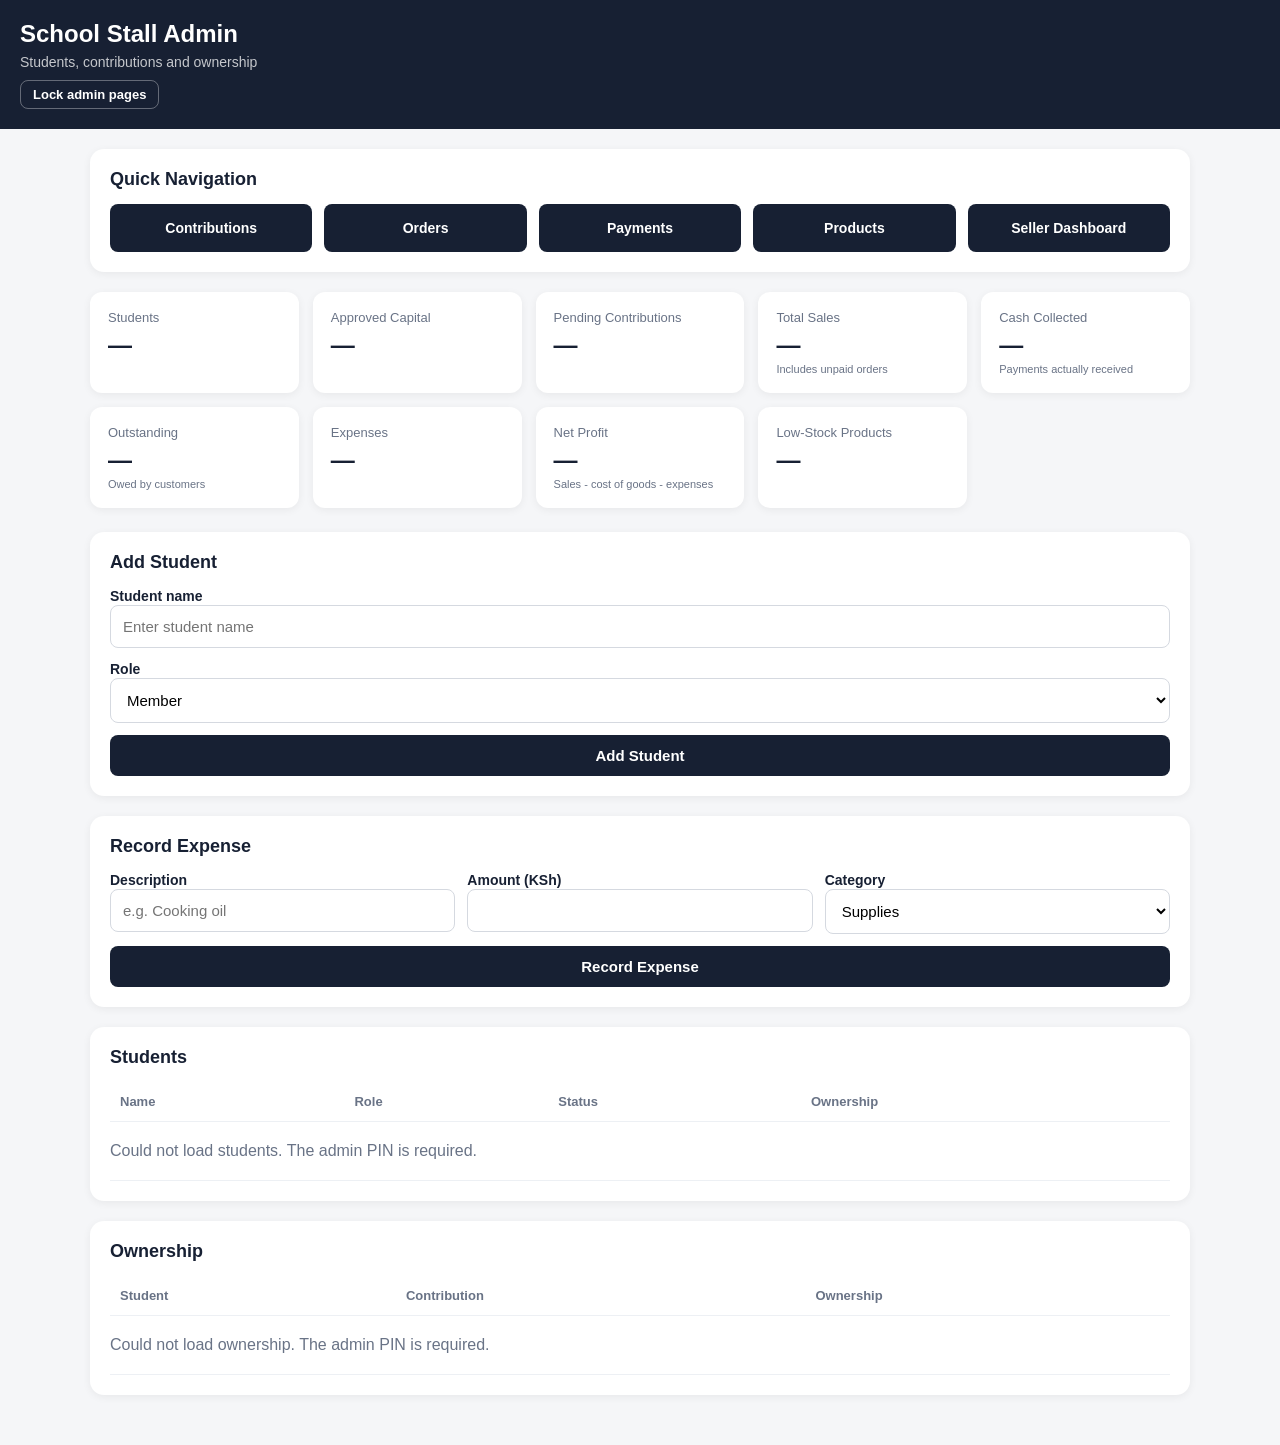
<file: index.html>
<!DOCTYPE html>
<html lang="en">
<head>
  <meta charset="UTF-8">
  <meta name="viewport" content="width=device-width, initial-scale=1.0">
  <title>School Stall Admin</title>

  <style>
    * { box-sizing: border-box; }

    body {
      margin: 0;
      font-family: Arial, sans-serif;
      background: #f5f6f8;
      color: #172033;
    }

    header { background: #172033; color: white; padding: 20px; }
    header h1 { margin: 0; font-size: 24px; }
    header p { margin: 6px 0 0; opacity: 0.75; font-size: 14px; }

    main { width: min(1100px, 94%); margin: 20px auto 50px; }

    .quick-nav, .card {
      background: white;
      border-radius: 14px;
      padding: 20px;
      margin-bottom: 20px;
      box-shadow: 0 2px 8px rgba(0, 0, 0, 0.06);
    }

    .quick-nav h2, .card h2 { margin: 0 0 14px; font-size: 18px; }

    .nav-links {
      display: grid;
      grid-template-columns: repeat(auto-fit, minmax(160px, 1fr));
      gap: 12px;
    }

    .nav-link {
      display: flex;
      align-items: center;
      justify-content: center;
      min-height: 48px;
      padding: 12px;
      border-radius: 8px;
      background: #172033;
      color: white;
      text-align: center;
      text-decoration: none;
      font-size: 14px;
      font-weight: bold;
      transition: background 0.2s, transform 0.2s;
    }

    .nav-link:hover { background: #2b3d5d; transform: translateY(-2px); }

    .dashboard-grid {
      display: grid;
      grid-template-columns: repeat(auto-fit, minmax(190px, 1fr));
      gap: 14px;
      margin-bottom: 24px;
    }

    .stat {
      background: white;
      border-radius: 12px;
      padding: 18px;
      box-shadow: 0 2px 8px rgba(0, 0, 0, 0.06);
    }

    .stat-label { font-size: 13px; color: #697386; }
    .stat-value { font-size: 24px; font-weight: bold; margin-top: 6px; overflow-wrap: anywhere; }
    .stat-note { font-size: 11px; color: #697386; margin-top: 4px; }

    form { display: grid; gap: 12px; }
    label { font-size: 14px; font-weight: bold; }

    input, select, button {
      width: 100%;
      padding: 12px;
      border-radius: 8px;
      font-size: 15px;
    }

    input, select { border: 1px solid #d5d9e0; background: white; }

    button {
      border: 0;
      background: #172033;
      color: white;
      cursor: pointer;
      font-weight: bold;
    }

    button:hover { opacity: 0.9; }
    button:disabled { opacity: 0.6; cursor: not-allowed; }

    .form-row { display: grid; grid-template-columns: repeat(auto-fit, minmax(200px, 1fr)); gap: 12px; }

    .message {
      padding: 12px;
      border-radius: 8px;
      background: #eef3ff;
      color: #24467f;
      margin-top: 10px;
      display: none;
      overflow-wrap: anywhere;
    }

    .message.error { background: #fdecea; color: #b42318; }
    .message.success { background: #e4f6e9; color: #176b36; }

    .table-wrapper { overflow-x: auto; }
    table { width: 100%; border-collapse: collapse; min-width: 600px; }
    th, td { padding: 12px 10px; border-bottom: 1px solid #edf0f4; text-align: left; }
    th { font-size: 13px; color: #697386; }
    .empty { color: #697386; padding: 20px 0; }

    .signout {
      background: transparent;
      border: 1px solid #ffffff55;
      width: auto;
      padding: 6px 12px;
      font-size: 13px;
      margin-top: 10px;
    }

    @media (max-width: 700px) {
      .card, .quick-nav { padding: 16px; }
    }
  </style>
</head>

<body>

<header>
  <h1>School Stall Admin</h1>
  <p>Students, contributions and ownership</p>
  <button class="signout" id="sign-out" type="button">Lock admin pages</button>
</header>

<main>

  <section class="quick-nav">
    <h2>Quick Navigation</h2>

    <nav class="nav-links" aria-label="Management pages">
      <a class="nav-link" href="frontend/admin/contributions.html">Contributions</a>
      <a class="nav-link" href="frontend/admin/orders.html">Orders</a>
      <a class="nav-link" href="frontend/admin/payments.html">Payments</a>
      <a class="nav-link" href="frontend/admin/products.html">Products</a>
      <a class="nav-link" href="frontend/seller.html">Seller Dashboard</a>
    </nav>
  </section>

  <section class="dashboard-grid" id="stats"></section>

  <section class="card">
    <h2>Add Student</h2>

    <form id="student-form">
      <div>
        <label for="student-name">Student name</label>
        <input id="student-name" type="text" placeholder="Enter student name"
          autocomplete="off" maxlength="120" required>
      </div>

      <div>
        <label for="student-role">Role</label>
        <select id="student-role">
          <option value="Member">Member</option>
          <option value="Seller">Seller</option>
          <option value="Treasurer">Treasurer</option>
          <option value="Manager">Manager</option>
          <option value="Admin">Admin</option>
        </select>
      </div>

      <button id="add-student-button" type="submit">Add Student</button>
    </form>

    <div id="student-message" class="message" role="status" aria-live="polite"></div>
  </section>

  <section class="card">
    <h2>Record Expense</h2>

    <form id="expense-form">
      <div class="form-row">
        <div>
          <label for="expense-description">Description</label>
          <input id="expense-description" type="text" maxlength="300"
            placeholder="e.g. Cooking oil" autocomplete="off" required>
        </div>

        <div>
          <label for="expense-amount">Amount (KSh)</label>
          <input id="expense-amount" type="number" min="0.01" step="0.01" required>
        </div>

        <div>
          <label for="expense-category">Category</label>
          <select id="expense-category">
            <option value="Supplies">Supplies</option>
            <option value="Transport">Transport</option>
            <option value="Equipment">Equipment</option>
            <option value="General">General</option>
          </select>
        </div>
      </div>

      <button id="add-expense-button" type="submit">Record Expense</button>
    </form>

    <div id="expense-message" class="message" role="status" aria-live="polite"></div>
  </section>

  <section class="card">
    <h2>Students</h2>

    <div class="table-wrapper">
      <table>
        <thead>
          <tr>
            <th>Name</th>
            <th>Role</th>
            <th>Status</th>
            <th>Ownership</th>
          </tr>
        </thead>
        <tbody id="students-table">
          <tr><td colspan="4" class="empty">Loading students...</td></tr>
        </tbody>
      </table>
    </div>
  </section>

  <section class="card">
    <h2>Ownership</h2>

    <div class="table-wrapper">
      <table>
        <thead>
          <tr>
            <th>Student</th>
            <th>Contribution</th>
            <th>Ownership</th>
          </tr>
        </thead>
        <tbody id="ownership-table">
          <tr><td colspan="3" class="empty">Loading ownership...</td></tr>
        </tbody>
      </table>
    </div>
  </section>

</main>

<script src="frontend/admin-auth.js"></script>
<script>
"use strict";

const api = StallAdmin.api;
const $ = id => document.getElementById(id);

/* ---------------- helpers ---------------- */

function formatMoney(amount) {
  return `KSh ${Number(amount || 0).toLocaleString("en-KE", { maximumFractionDigits: 2 })}`;
}

function formatPercent(value) {
  return `${Number(value || 0).toFixed(1)}%`;
}

function escapeHtml(value) {
  return String(value ?? "")
    .replaceAll("&", "&amp;")
    .replaceAll("<", "&lt;")
    .replaceAll(">", "&gt;")
    .replaceAll('"', "&quot;")
    .replaceAll("'", "&#039;");
}

function showMessage(box, text, type) {
  box.style.display = "block";
  box.textContent = text;
  box.className = "message" + (type ? " " + type : "");
}

/* ---------------- dashboard ---------------- */

const STATS = [
  { id: "students", label: "Students", get: d => d.students, fmt: v => v },
  { id: "capital", label: "Approved Capital", get: d => d.totalContributions, fmt: formatMoney },
  { id: "pending", label: "Pending Contributions", get: d => d.pendingContributions, fmt: v => v },
  { id: "sales", label: "Total Sales", note: "Includes unpaid orders", get: d => d.totalSales, fmt: formatMoney },
  { id: "collected", label: "Cash Collected", note: "Payments actually received", get: d => d.totalCollected, fmt: formatMoney },
  { id: "outstanding", label: "Outstanding", note: "Owed by customers", get: d => d.totalOutstanding, fmt: formatMoney },
  { id: "expenses", label: "Expenses", get: d => d.totalExpenses, fmt: formatMoney },
  { id: "profit", label: "Net Profit", note: "Sales - cost of goods - expenses", get: d => d.netProfit, fmt: formatMoney },
  { id: "lowstock", label: "Low-Stock Products", get: d => d.lowStockProducts, fmt: v => v }
];

$("stats").innerHTML = STATS.map(stat => `
  <div class="stat">
    <div class="stat-label">${stat.label}</div>
    <div class="stat-value" id="stat-${stat.id}">0</div>
    ${stat.note ? `<div class="stat-note">${stat.note}</div>` : ""}
  </div>
`).join("");

async function loadDashboard() {
  try {
    const data = await api("/api/dashboard");

    STATS.forEach(stat => {
      $("stat-" + stat.id).textContent = stat.fmt(stat.get(data));
    });
  } catch (error) {
    console.error("Dashboard error:", error);
    STATS.forEach(stat => { $("stat-" + stat.id).textContent = "—"; });
  }
}

/* ---------------- ownership ---------------- */

let ownershipData = [];

async function loadOwnership() {
  const table = $("ownership-table");

  try {
    const data = await api("/api/students/ownership");
    ownershipData = data.ownership || [];

    if (!ownershipData.length || !Number(data.totalApprovedContribution)) {
      table.innerHTML = `
        <tr><td colspan="3" class="empty">No approved contributions yet.</td></tr>`;
      return;
    }

    table.innerHTML = ownershipData.map(item => `
      <tr>
        <td>${escapeHtml(item.studentName)}</td>
        <td>${formatMoney(item.contribution)}</td>
        <td>${formatPercent(item.ownershipPercentage)}</td>
      </tr>
    `).join("");
  } catch (error) {
    console.error("Ownership error:", error);
    ownershipData = [];
    table.innerHTML = `
      <tr><td colspan="3" class="empty">Could not load ownership. ${escapeHtml(error.message)}</td></tr>`;
  }
}

/* ---------------- students ---------------- */

async function loadStudents() {
  const table = $("students-table");

  try {
    const data = await api("/api/students");
    const students = data.students || [];

    if (!students.length) {
      table.innerHTML = `<tr><td colspan="4" class="empty">No students added yet.</td></tr>`;
      return;
    }

    table.innerHTML = students.map(student => {
      const owner = ownershipData.find(item => item.studentId === student.id);
      const percentage = owner ? owner.ownershipPercentage : 0;
      const active = student.status
        ? String(student.status).toLowerCase() === "active"
        : student.active !== false;

      return `
        <tr>
          <td>${escapeHtml(student.name)}</td>
          <td>${escapeHtml(student.role)}</td>
          <td>${active ? "Active" : "Inactive"}</td>
          <td>${formatPercent(percentage)}</td>
        </tr>`;
    }).join("");
  } catch (error) {
    console.error("Students error:", error);
    table.innerHTML = `
      <tr><td colspan="4" class="empty">Could not load students. ${escapeHtml(error.message)}</td></tr>`;
  }
}

/* ---------------- add student ---------------- */

$("student-form").addEventListener("submit", async event => {
  event.preventDefault();

  const name = $("student-name").value.trim();
  const role = $("student-role").value;
  if (!name) return;

  const box = $("student-message");
  showMessage(box, "Adding student...");
  $("add-student-button").disabled = true;

  try {
    await api("/api/students", {
      method: "POST",
      body: JSON.stringify({ name, role })
    });

    showMessage(box, `${name} added successfully.`, "success");
    $("student-form").reset();
    await refresh();
  } catch (error) {
    showMessage(box, error.message || "Could not add student.", "error");
  } finally {
    $("add-student-button").disabled = false;
  }
});

/* ---------------- add expense ---------------- */

$("expense-form").addEventListener("submit", async event => {
  event.preventDefault();

  const description = $("expense-description").value.trim();
  const amount = Number($("expense-amount").value);
  const category = $("expense-category").value;
  const box = $("expense-message");

  if (!description || !Number.isFinite(amount) || amount <= 0) {
    showMessage(box, "Enter a description and an amount greater than zero.", "error");
    return;
  }

  showMessage(box, "Recording expense...");
  $("add-expense-button").disabled = true;

  try {
    await api("/api/expenses", {
      method: "POST",
      body: JSON.stringify({ description, amount, category })
    });

    showMessage(box, `Expense recorded: ${formatMoney(amount)}.`, "success");
    $("expense-form").reset();
    await loadDashboard();
  } catch (error) {
    showMessage(box, error.message || "Could not record expense.", "error");
  } finally {
    $("add-expense-button").disabled = false;
  }
});

/* ---------------- lock ---------------- */

$("sign-out").addEventListener("click", () => {
  StallAdmin.signOut();
  alert("Admin pages locked. The PIN will be requested again on the next action.");
  location.reload();
});

/* ---------------- start ---------------- */

async function refresh() {
  // Load ownership first so the students table can show percentages.
  await Promise.allSettled([loadDashboard(), loadOwnership()]);
  await loadStudents();
}

refresh();
</script>

</body>
</html>
</file>
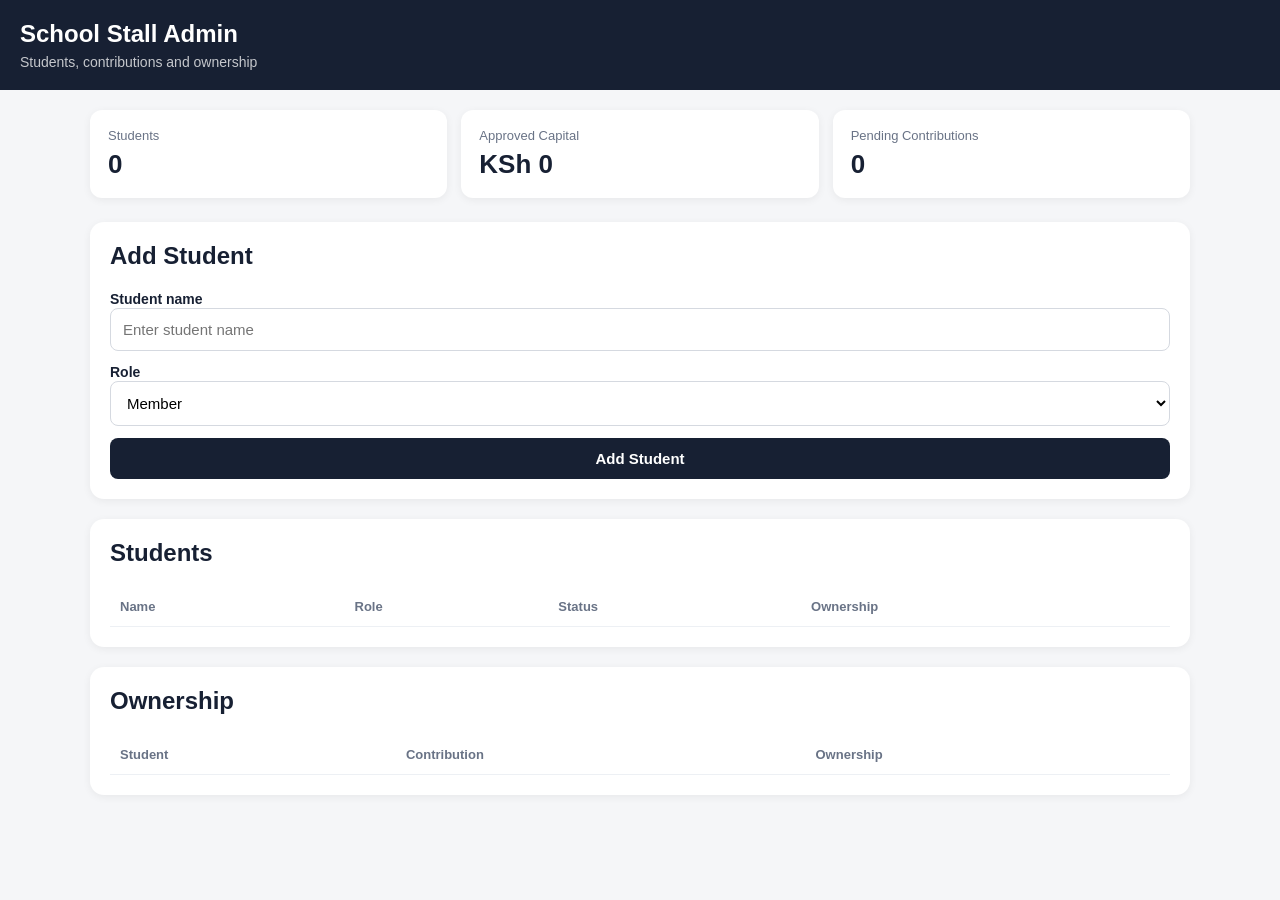
<file: frontend/admin/index.html>
<!DOCTYPE html>
<html lang="en">
<head>
  <meta charset="UTF-8">
  <meta name="viewport" content="width=device-width, initial-scale=1.0">

  <title>Stall Admin</title>

  <style>
    * {
      box-sizing: border-box;
    }

    body {
      margin: 0;
      font-family: Arial, sans-serif;
      background: #f5f6f8;
      color: #172033;
    }

    header {
      background: #172033;
      color: white;
      padding: 20px;
    }

    header h1 {
      margin: 0;
      font-size: 24px;
    }

    header p {
      margin: 6px 0 0;
      opacity: 0.75;
      font-size: 14px;
    }

    main {
      width: min(1100px, 94%);
      margin: 20px auto 50px;
    }

    .dashboard-grid {
      display: grid;
      grid-template-columns: repeat(3, 1fr);
      gap: 14px;
      margin-bottom: 24px;
    }

    .stat {
      background: white;
      border-radius: 12px;
      padding: 18px;
      box-shadow: 0 2px 8px rgba(0,0,0,0.06);
    }

    .stat-label {
      font-size: 13px;
      color: #697386;
    }

    .stat-value {
      font-size: 26px;
      font-weight: bold;
      margin-top: 6px;
    }

    .card {
      background: white;
      border-radius: 14px;
      padding: 20px;
      margin-bottom: 20px;
      box-shadow: 0 2px 8px rgba(0,0,0,0.06);
    }

    .card h2 {
      margin-top: 0;
    }

    form {
      display: grid;
      gap: 12px;
    }

    label {
      font-size: 14px;
      font-weight: bold;
    }

    input,
    select,
    button {
      width: 100%;
      padding: 12px;
      border-radius: 8px;
      font-size: 15px;
    }

    input,
    select {
      border: 1px solid #d5d9e0;
      background: white;
    }

    button {
      border: 0;
      background: #172033;
      color: white;
      cursor: pointer;
      font-weight: bold;
    }

    button:hover {
      opacity: 0.9;
    }

    .message {
      padding: 12px;
      border-radius: 8px;
      background: #eef3ff;
      margin-top: 10px;
      display: none;
    }

    .table-wrapper {
      overflow-x: auto;
    }

    table {
      width: 100%;
      border-collapse: collapse;
      min-width: 600px;
    }

    th,
    td {
      padding: 12px 10px;
      border-bottom: 1px solid #edf0f4;
      text-align: left;
    }

    th {
      font-size: 13px;
      color: #697386;
    }

    .empty {
      color: #697386;
      padding: 20px 0;
    }

    @media (max-width: 700px) {
      .dashboard-grid {
        grid-template-columns: 1fr;
      }

      .card {
        padding: 16px;
      }
    }
  </style>
</head>

<body>

<header>
  <h1>School Stall Admin</h1>
  <p>Students, contributions and ownership</p>
</header>

<main>

  <!-- DASHBOARD STATS -->

  <section class="dashboard-grid">

    <div class="stat">
      <div class="stat-label">
        Students
      </div>

      <div
        class="stat-value"
        id="student-count">
        0
      </div>
    </div>

    <div class="stat">
      <div class="stat-label">
        Approved Capital
      </div>

      <div
        class="stat-value"
        id="capital-total">
        KSh 0
      </div>
    </div>

    <div class="stat">
      <div class="stat-label">
        Pending Contributions
      </div>

      <div
        class="stat-value"
        id="pending-count">
        0
      </div>
    </div>

  </section>


  <!-- ADD STUDENT -->

  <section class="card">

    <h2>Add Student</h2>

    <form id="student-form">

      <div>
        <label for="student-name">
          Student name
        </label>

        <input
          id="student-name"
          type="text"
          placeholder="Enter student name"
          required
        >
      </div>

      <div>
        <label for="student-role">
          Role
        </label>

        <select id="student-role">

          <option value="Member">
            Member
          </option>

          <option value="Seller">
            Seller
          </option>

          <option value="Treasurer">
            Treasurer
          </option>

          <option value="Manager">
            Manager
          </option>

          <option value="Admin">
            Admin
          </option>

        </select>
      </div>

      <button type="submit">
        Add Student
      </button>

    </form>

    <div
      id="student-message"
      class="message">
    </div>

  </section>


  <!-- STUDENTS -->

  <section class="card">

    <h2>Students</h2>

    <div class="table-wrapper">

      <table>

        <thead>

          <tr>
            <th>Name</th>
            <th>Role</th>
            <th>Status</th>
            <th>Ownership</th>
          </tr>

        </thead>

        <tbody id="students-table">

        </tbody>

      </table>

    </div>

  </section>


  <!-- OWNERSHIP -->

  <section class="card">

    <h2>Ownership</h2>

    <div class="table-wrapper">

      <table>

        <thead>

          <tr>
            <th>Student</th>
            <th>Contribution</th>
            <th>Ownership</th>
          </tr>

        </thead>

        <tbody id="ownership-table">

        </tbody>

      </table>

    </div>

  </section>

</main>


<script>

const API_URL =
  "https://school-stall-commerce.priorityfixa.workers.dev";


const studentForm =
  document.getElementById("student-form");

const studentMessage =
  document.getElementById("student-message");


/* ==========================================================
   LOAD DASHBOARD
========================================================== */

async function loadDashboard() {

  try {

    const response =
      await fetch(
        `${API_URL}/api/dashboard`
      );

    const data =
      await response.json();

    if (!data.success) {
      throw new Error(
        data.error || "Dashboard failed"
      );
    }

    document.getElementById(
      "student-count"
    ).textContent =
      data.dashboard.students;

    document.getElementById(
      "capital-total"
    ).textContent =
      formatMoney(
        data.dashboard.totalContributions
      );

    document.getElementById(
      "pending-count"
    ).textContent =
      data.dashboard.pendingContributions;

  } catch (error) {

    console.error(
      "Dashboard error:",
      error
    );

  }

}


/* ==========================================================
   LOAD STUDENTS
========================================================== */

async function loadStudents() {

  const table =
    document.getElementById(
      "students-table"
    );

  table.innerHTML = "";

  try {

    const response =
      await fetch(
        `${API_URL}/api/students`
      );

    const data =
      await response.json();

    if (!data.success) {
      throw new Error(
        data.error || "Failed to load students"
      );
    }

    if (!data.students.length) {

      table.innerHTML = `
        <tr>
          <td colspan="4" class="empty">
            No students added yet.
          </td>
        </tr>
      `;

      return;
    }

    const ownership =
      await fetchOwnership();

    data.students.forEach(
      student => {

        const owner =
          ownership.find(
            item =>
              item.studentId === student.id
          );

        const percentage =
          owner
            ? owner.ownershipPercentage
            : 0;

        const row =
          document.createElement("tr");

        row.innerHTML = `

          <td>
            ${escapeHtml(student.name)}
          </td>

          <td>
            ${escapeHtml(student.role)}
          </td>

          <td>
            ${student.active
              ? "Active"
              : "Inactive"}
          </td>

          <td>
            ${percentage}%
          </td>

        `;

        table.appendChild(row);

      }
    );

  } catch (error) {

    console.error(
      "Students error:",
      error
    );

  }

}


/* ==========================================================
   LOAD OWNERSHIP
========================================================== */

async function fetchOwnership() {

  const response =
    await fetch(
      `${API_URL}/api/students/ownership`
    );

  const data =
    await response.json();

  if (!data.success) {
    throw new Error(
      data.error || "Ownership failed"
    );
  }

  renderOwnership(
    data.ownership
  );

  return data.ownership;

}


function renderOwnership(
  ownership
) {

  const table =
    document.getElementById(
      "ownership-table"
    );

  table.innerHTML = "";

  if (!ownership.length) {

    table.innerHTML = `
      <tr>
        <td colspan="3" class="empty">
          No approved contributions yet.
        </td>
      </tr>
    `;

    return;

  }

  ownership.forEach(
    item => {

      const row =
        document.createElement("tr");

      row.innerHTML = `

        <td>
          ${escapeHtml(
            item.studentName
          )}
        </td>

        <td>
          ${formatMoney(
            item.contributionValue
          )}
        </td>

        <td>
          ${item.ownershipPercentage}%
        </td>

      `;

      table.appendChild(row);

    }
  );

}


/* ==========================================================
   ADD STUDENT
========================================================== */

studentForm.addEventListener(
  "submit",
  async event => {

    event.preventDefault();

    const name =
      document.getElementById(
        "student-name"
      ).value.trim();

    const role =
      document.getElementById(
        "student-role"
      ).value;

    if (!name) {
      return;
    }

    studentMessage.style.display =
      "block";

    studentMessage.textContent =
      "Adding student...";

    try {

      const response =
        await fetch(
          `${API_URL}/api/students`,
          {
            method: "POST",

            headers: {
              "Content-Type":
                "application/json"
            },

            body: JSON.stringify({
              name,
              role
            })
          }
        );

      const data =
        await response.json();

      if (!data.success) {
        throw new Error(
          data.error ||
          "Could not add student"
        );
      }

      studentMessage.textContent =
        `${name} added successfully.`;

      studentForm.reset();

      await refresh();

    } catch (error) {

      console.error(
        "Add student error:",
        error
      );

      studentMessage.textContent =
        error.message;

    }

  }
);


/* ==========================================================
   HELPERS
========================================================== */

function formatMoney(
  amount
) {

  return `KSh ${Number(
    amount || 0
  ).toLocaleString()}`;

}


function escapeHtml(
  value
) {

  return String(value)
    .replaceAll("&", "&amp;")
    .replaceAll("<", "&lt;")
    .replaceAll(">", "&gt;")
    .replaceAll('"', "&quot;")
    .replaceAll("'", "&#039;");

}


/* ==========================================================
   REFRESH
========================================================== */

async function refresh() {

  await loadDashboard();

  await loadStudents();

}


/* ==========================================================
   START
========================================================== */

refresh();

</script>

</body>
</html>
</file>
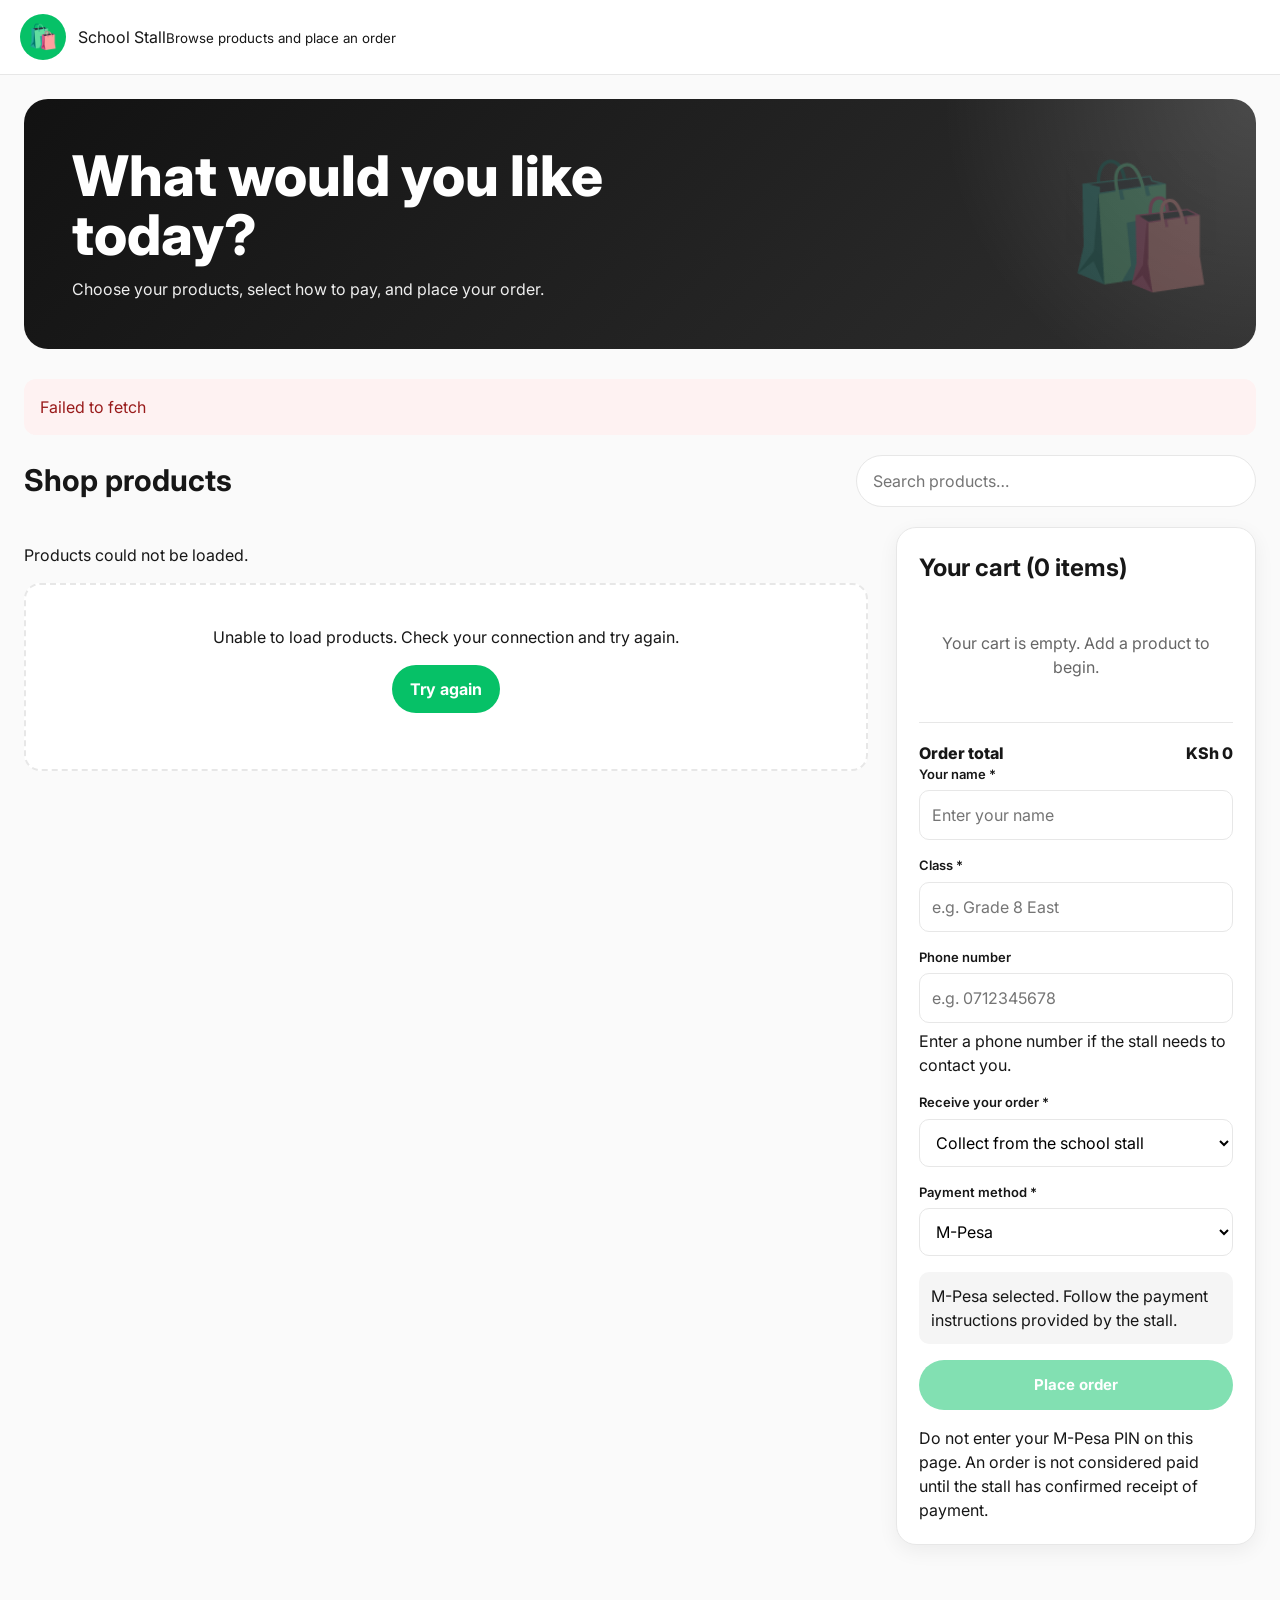
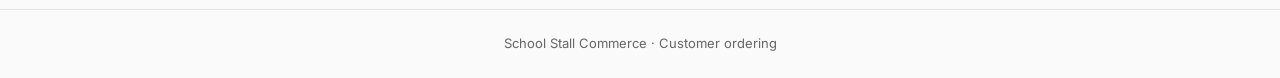
<file: frontend/customer.html>
<!DOCTYPE html>
<html lang="en">
<head>
  <meta charset="UTF-8">
  <meta name="viewport" content="width=device-width, initial-scale=1">
  <meta name="theme-color" content="#111827">
  <title>School Stall | Order Online</title>
  <link rel="stylesheet" href="css/style.css">
<!-- <style>
    :root {
      --ink:#111827; --muted:#667085; --brand:#4f46e5;
      --line:#e5e7eb; --page:#f6f7fb; --white:#fff;
      --green:#067647; --red:#b42318;
    }
    * { box-sizing:border-box; }
    body {
      margin:0; background:var(--page); color:var(--ink);
      font-family:system-ui,-apple-system,"Segoe UI",sans-serif;
    }
    button,input,select { font:inherit; }
    button { cursor:pointer; }
    button:disabled { opacity:.55; cursor:not-allowed; }
    .topbar { background:#111827;color:white;padding:16px 20px; }
    .topinner,.container { width:min(1120px,100%);margin:auto; }
    .brand { display:flex;align-items:center;gap:12px;font-weight:800; }
    .logo {
      width:42px;height:42px;display:grid;place-items:center;
      border-radius:13px;background:var(--brand);font-size:22px;
    }
    .brand small { display:block;color:#cbd5e1;font-weight:400;margin-top:3px; }
    .container { padding:24px 18px 45px; }
    .hero {
      padding:30px;border-radius:23px;color:white;margin-bottom:24px;
      background:linear-gradient(125deg,#312e81,#4f46e5 65%,#818cf8);
    }
    .hero h1 { margin:0 0 9px;font-size:clamp(27px,5vw,42px); }
    .hero p { margin:0;color:#e0e7ff;line-height:1.6; }
    .toolbar {
      display:flex;justify-content:space-between;align-items:center;
      gap:14px;margin:22px 0 17px;
    }
    .toolbar h2 { margin:0;font-size:22px; }
    .search {
      width:min(340px,100%);padding:12px 14px;border:1px solid var(--line);
      border-radius:11px;background:white;outline:none;
    }
    .layout {
      display:grid;grid-template-columns:minmax(0,1fr) 345px;
      gap:22px;align-items:start;
    }
    .products { display:grid;grid-template-columns:repeat(2,minmax(0,1fr));gap:15px; }
    .product {
      background:white;border:1px solid var(--line);border-radius:17px;overflow:hidden;
    }
    .product-art {
      height:120px;display:grid;place-items:center;overflow:hidden;
      background:#fff;font-size:43px;
    }
    /* Fixed height + contain = the whole picture is shown, just smaller. */
    .product-art img { display:block;width:100%;height:120px;object-fit:contain;padding:8px; }
    .product-body { padding:14px; }
    .product h3 { font-size:16px;margin:0 0 7px;overflow-wrap:anywhere; }
    .desc { font-size:13px;color:var(--muted);line-height:1.45;margin:0 0 12px; }
    .product-bottom { display:flex;justify-content:space-between;align-items:center;gap:8px; }
    .price { font-weight:800; }
    .stock { color:var(--muted);font-size:12px;margin-top:8px; }
    .btn {
      border:0;border-radius:10px;padding:11px 14px;
      background:var(--brand);color:white;font-weight:750;
    }
    .btn:hover:not(:disabled) { background:#3730a3; }
    .btn-light { background:#eef2ff;color:#3730a3; }
    .btn-light:hover:not(:disabled) { background:#e0e7ff; }
    .block { width:100%; }
    .panel {
      position:sticky;top:15px;background:white;border:1px solid var(--line);
      border-radius:17px;padding:20px;
    }
    .panel h2 { margin:0 0 16px;font-size:20px; }
    .hint { color:var(--muted);font-size:12px;line-height:1.5; }
    .empty-cart { text-align:center;color:var(--muted);font-size:14px;padding:16px 0; }
    .cart-list { display:grid;gap:12px;margin-bottom:14px; }
    .cart-item {
      display:grid;grid-template-columns:minmax(0,1fr) auto;gap:8px;
      padding-bottom:12px;border-bottom:1px solid var(--line);
    }
    .cart-name { font-size:14px;font-weight:700;overflow-wrap:anywhere; }
    .cart-sub { font-size:12px;color:var(--muted);margin-top:4px; }
    .qty { display:flex;align-items:center;gap:9px;margin-top:8px; }
    .qty button {
      width:28px;height:28px;border:1px solid var(--line);
      border-radius:7px;background:white;
    }
    .remove { color:var(--red);background:none;border:0;padding:5px 0;font-size:12px; }
    .total {
      display:flex;justify-content:space-between;border-top:1px solid var(--line);
      padding:15px 0;font-weight:800;
    }
    .fields { display:grid;gap:12px; }
    .field-wrap { display:grid;gap:6px; }
    .field-wrap label { font-size:13px;font-weight:700; }
    .field {
      width:100%;min-width:0;padding:11px 12px;border:1px solid #d0d5dd;
      border-radius:10px;background:white;outline:none;
    }
    .field:focus,.search:focus { border-color:var(--brand);box-shadow:0 0 0 3px #4f46e51a; }
    .notice {
      display:none;padding:12px 14px;margin-bottom:16px;
      border-radius:11px;font-size:14px;line-height:1.5;overflow-wrap:anywhere;
    }
    .notice.show { display:block; }
    .error { color:#912018;background:#fef3f2; }
    .success { color:#05603a;background:#ecfdf3; }
    .info { color:#3730a3;background:#eef2ff; }
    .empty-state {
      grid-column:1/-1;padding:35px 18px;border:1px dashed #cbd5e1;
      border-radius:16px;background:white;text-align:center;color:var(--muted);
    }
    footer { text-align:center;padding:22px;color:var(--muted);font-size:12px; }
    @media(max-width:820px) {
      .layout { grid-template-columns:1fr; }
      .panel { position:static; }
    }
    @media(max-width:480px) {
      .container { padding:17px 12px 35px; }
      .hero { padding:23px; }
      .products { gap:10px; }
      .product-art { height:95px;font-size:34px; }
      .product-art img { height:95px;padding:6px; }
      .product-body { padding:10px; }
      .product h3 { font-size:14px; }
      .product-bottom { align-items:flex-start;flex-direction:column; }
      .product-bottom .btn { width:100%;padding:9px 6px;font-size:12px; }
      .toolbar { align-items:stretch;flex-direction:column; }
      .search { width:100%; }
    }
  </style> -->
</head>
<body>
  <header class="topbar">
    <div class="topinner brand">
      <div class="logo" aria-hidden="true">🛍️</div>
      <div>School Stall<small>Browse products and place an order</small></div>
    </div>
  </header>

  <main class="container">
    <section class="hero">
      <h1>What would you like today?</h1>
      <p>Choose your products, select how to pay, and place your order.</p>
    </section>

    <div id="notice" class="notice" role="status" aria-live="polite"></div>

    <div class="toolbar">
      <h2>Shop products</h2>
      <input id="search" class="search" type="search"
        placeholder="Search products…" aria-label="Search products">
    </div>

    <div class="layout">
      <section>
        <p id="product-status" class="hint">Loading products…</p>
        <div id="products" class="products"></div>
      </section>

      <aside class="panel">
        <h2>Your cart <span id="cart-count" class="hint">(0 items)</span></h2>
        <div id="cart-list" class="cart-list"></div>
        <div id="cart-empty" class="empty-cart">Your cart is empty. Add a product to begin.</div>

        <div class="total"><span>Order total</span><span id="cart-total">KSh 0</span></div>

        <form id="checkout-form" class="fields">
          <div class="field-wrap">
            <label for="customer-name">Your name *</label>
            <input class="field" id="customer-name" maxlength="80"
              autocomplete="name" required placeholder="Enter your name">
          </div>

          <div class="field-wrap">
            <label for="customer-class">Class *</label>
            <input class="field" id="customer-class" maxlength="40"
              required placeholder="e.g. Grade 8 East">
          </div>

          <div class="field-wrap">
            <label for="customer-phone">Phone number</label>
            <input class="field" id="customer-phone" type="tel"
              maxlength="20" autocomplete="tel" placeholder="e.g. 0712345678">
            <span class="hint">Enter a phone number if the stall needs to contact you.</span>
          </div>

          <div class="field-wrap">
            <label for="fulfilment">Receive your order *</label>
            <select class="field" id="fulfilment" required>
              <option value="collection">Collect from the school stall</option>
              <option value="classroom">Classroom delivery</option>
            </select>
          </div>

          <div class="field-wrap">
            <label for="payment-method">Payment method *</label>
            <select class="field" id="payment-method" required>
              <option value="mpesa">M-Pesa</option>
              <option value="cash">Cash</option>
            </select>
          </div>

          <div id="payment-hint" class="hint">
            M-Pesa selected. Follow the payment instructions provided by the stall.
          </div>

          <button id="place-order" class="btn block" type="submit" disabled>
            Place order
          </button>

          <p class="hint">
            Do not enter your M-Pesa PIN on this page. An order is not considered paid
            until the stall has confirmed receipt of payment.
          </p>
        </form>
      </aside>
    </div>
  </main>

  <footer>School Stall Commerce · Customer ordering</footer>

  <script>
    "use strict";

    const API = "https://school-stall-commerce.priorityfixa.workers.dev";

    // Public list: contains only id, name, price and stock (no costs).
    const PRODUCTS_URL = API + "/api/products/public";

    const state = {
      products: [],
      cart: new Map(),
      loading: false,
      submitting: false
    };

    const $ = id => document.getElementById(id);

    function escapeHTML(value) {
      return String(value ?? "").replace(/[&<>"']/g, ch => ({
        "&":"&amp;", "<":"&lt;", ">":"&gt;", '"':"&quot;", "'":"&#39;"
      })[ch]);
    }

    function money(value) {
      const amount = Number(value);
      return "KSh " + (Number.isFinite(amount) ? amount : 0).toLocaleString("en-KE", {
        maximumFractionDigits: 2
      });
    }

    // Scrolling is only used for errors and the final confirmation, so
    // adding items to the cart does not make the page jump on mobile.
    function notice(message, type = "info", scroll = false) {
      $("notice").textContent = message;
      $("notice").className = "notice show " + type;
      if (scroll) $("notice").scrollIntoView({behavior:"smooth", block:"nearest"});
    }

    function clearNotice() {
      $("notice").className = "notice";
      $("notice").textContent = "";
    }

    function idOf(p) { return String(p.id ?? p.productId ?? p._id ?? ""); }
    function nameOf(p) { return String(p.name ?? p.productName ?? p.title ?? "Product"); }
    function priceOf(p) { return Number(p.sellingPrice ?? p.price ?? 0); }
    function stockOf(p) { return Number(p.stockQuantity ?? p.stock ?? p.quantityAvailable ?? 0); }
    function descOf(p) { return String(p.description ?? p.details ?? "Available from the school stall."); }
    // File names are loaded from frontend/images/; full links are used as-is.
    function imageOf(p) {
      const url = String(p.imageUrl ?? p.image ?? p.imageURL ?? "").trim();
      if (!url) return "";
      return /^https?:\/\//i.test(url) ? url : "images/" + url;
    }

    function active(p) {
      return p.active !== false && p.isActive !== false &&
        String(p.status ?? "active").toLowerCase() !== "inactive";
    }

    function unwrap(payload) {
      if (Array.isArray(payload)) return payload;
      if (Array.isArray(payload.products)) return payload.products;
      if (Array.isArray(payload.data)) return payload.data;
      if (payload.data && Array.isArray(payload.data.products)) return payload.data.products;
      return [];
    }

    async function loadProducts() {
      if (state.loading) return;
      state.loading = true;
      $("product-status").textContent = "Loading products…";

      try {
        const response = await fetch(PRODUCTS_URL, {
          headers: {Accept:"application/json"},
          cache: "no-store"
        });
        const data = await response.json().catch(() => ({}));

        if (!response.ok || data.success === false || data.error) {
          throw new Error(data.message || data.error || "Could not load products.");
        }

        state.products = unwrap(data).filter(p =>
          idOf(p) &&
          active(p) &&
          Number.isFinite(priceOf(p)) &&
          priceOf(p) >= 0
        );

        for (const [id, item] of state.cart.entries()) {
          const fresh = state.products.find(p => idOf(p) === id);
          if (!fresh || stockOf(fresh) <= 0) {
            state.cart.delete(id);
          } else {
            item.product = fresh;
            item.quantity = Math.min(item.quantity, stockOf(fresh));
          }
        }

        renderProducts();
        renderCart();
        $("product-status").textContent =
          state.products.filter(p => stockOf(p) > 0).length + " products in stock";
      } catch (err) {
        $("product-status").textContent = "Products could not be loaded.";
        $("products").innerHTML =
          '<div class="empty-state">Unable to load products. Check your connection and try again.' +
          '<p><button class="btn" id="retry" type="button">Try again</button></p></div>';
        $("retry")?.addEventListener("click", loadProducts);
        notice(err.message || "Could not connect to the shop.", "error", true);
      } finally {
        state.loading = false;
      }
    }

    function renderProducts() {
      const query = $("search").value.trim().toLowerCase();
      const products = state.products.filter(p =>
        stockOf(p) > 0 &&
        (nameOf(p).toLowerCase().includes(query) ||
         descOf(p).toLowerCase().includes(query))
      );

      if (!products.length) {
        $("products").innerHTML =
          '<div class="empty-state">No matching products are currently in stock.</div>';
        return;
      }

      $("products").innerHTML = products.map(p => {
        const id = idOf(p);
        const name = nameOf(p);
        const image = imageOf(p);
        const art = image
          ? '<img src="' + escapeHTML(image) + '" alt="' + escapeHTML(name) +
            '" loading="lazy" referrerpolicy="no-referrer" onerror="this.parentElement.textContent=\'🛍️\'">'
          : "🛍️";

        return '<article class="product">' +
          '<div class="product-art">' + art + '</div>' +
          '<div class="product-body">' +
          '<h3>' + escapeHTML(name) + '</h3>' +
          '<p class="desc">' + escapeHTML(descOf(p)) + '</p>' +
          '<div class="product-bottom"><span class="price">' + money(priceOf(p)) + '</span>' +
          '<button class="btn btn-light add-btn" type="button" data-id="' +
          escapeHTML(id) + '">Add to cart</button></div>' +
          '<div class="stock">' + stockOf(p) + ' in stock</div>' +
          '</div></article>';
      }).join("");

      $("products").querySelectorAll(".add-btn").forEach(button =>
        button.addEventListener("click", () => addToCart(button.dataset.id))
      );
    }

    function addToCart(id) {
      clearNotice();
      const product = state.products.find(p => idOf(p) === id);
      if (!product) return notice("That product is no longer available.", "error", true);

      const item = state.cart.get(id);
      const next = (item?.quantity || 0) + 1;
      if (next > stockOf(product)) {
        return notice("Only " + stockOf(product) + " unit(s) are available.", "error", true);
      }

      state.cart.set(id, {product, quantity:next});
      renderCart();
      notice(nameOf(product) + " added to your cart.", "success");
    }

    function changeQty(id, delta) {
      const item = state.cart.get(id);
      if (!item) return;

      const next = item.quantity + delta;
      if (next <= 0) state.cart.delete(id);
      else if (next > stockOf(item.product)) {
        notice("Only " + stockOf(item.product) + " unit(s) are available.", "error", true);
      } else item.quantity = next;

      renderCart();
    }

    function renderCart() {
      const entries = [...state.cart.entries()];
      const count = entries.reduce((sum, [,item]) => sum + item.quantity, 0);
      const total = entries.reduce((sum, [,item]) =>
        sum + priceOf(item.product) * item.quantity, 0);

      $("cart-count").textContent = "(" + count + " item" + (count === 1 ? "" : "s") + ")";
      $("cart-total").textContent = money(total);
      $("cart-empty").style.display = entries.length ? "none" : "block";

      $("cart-list").innerHTML = entries.map(([id,item]) => {
        const name = nameOf(item.product);
        const price = priceOf(item.product);
        return '<div class="cart-item"><div>' +
          '<div class="cart-name">' + escapeHTML(name) + '</div>' +
          '<div class="cart-sub">' + money(price) + ' each</div>' +
          '<div class="qty">' +
          '<button type="button" aria-label="Decrease quantity" data-action="minus" data-id="' + escapeHTML(id) + '">−</button>' +
          '<span>' + item.quantity + '</span>' +
          '<button type="button" aria-label="Increase quantity" data-action="plus" data-id="' + escapeHTML(id) + '">+</button>' +
          '</div><button class="remove" type="button" data-action="remove" data-id="' +
          escapeHTML(id) + '">Remove</button></div>' +
          '<strong>' + money(price * item.quantity) + '</strong></div>';
      }).join("");

      $("cart-list").querySelectorAll("[data-action]").forEach(button => {
        button.addEventListener("click", () => {
          const id = button.dataset.id;
          if (button.dataset.action === "plus") changeQty(id, 1);
          if (button.dataset.action === "minus") changeQty(id, -1);
          if (button.dataset.action === "remove") {
            state.cart.delete(id);
            renderCart();
          }
        });
      });

      $("place-order").disabled = state.submitting || entries.length === 0;
      $("place-order").textContent = state.submitting ? "Submitting order…" : "Place order";
    }

    $("search").addEventListener("input", renderProducts);

    $("payment-method").addEventListener("change", () => {
      $("payment-hint").textContent = $("payment-method").value === "mpesa"
        ? "M-Pesa selected. Follow the stall's payment instructions. Payment must be confirmed by the stall separately."
        : "Cash selected. Please hand the cash to the stall and ask the seller to record the payment.";
    });

    async function validateCartWithServer() {
      const response = await fetch(PRODUCTS_URL, {
        headers: {Accept:"application/json"},
        cache: "no-store"
      });
      const data = await response.json().catch(() => ({}));

      if (!response.ok || data.success === false || data.error) {
        throw new Error("We could not verify current stock. Please try again.");
      }

      const latest = unwrap(data);
      const items = [];

      for (const [id, cartItem] of state.cart.entries()) {
        const product = latest.find(p => idOf(p) === id && active(p));

        if (!product) {
          throw new Error(nameOf(cartItem.product) + " is no longer available. Remove it and try again.");
        }

        if (!Number.isFinite(stockOf(product)) || stockOf(product) < cartItem.quantity) {
          throw new Error("Not enough stock for " + nameOf(product) +
            ". Available quantity: " + Math.max(0, stockOf(product) || 0) + ".");
        }

        if (!Number.isFinite(priceOf(product)) || priceOf(product) < 0) {
          throw new Error("Invalid price for " + nameOf(product) + ". Please contact the stall.");
        }

        items.push({
          productId: id,
          quantity: cartItem.quantity
        });
      }

      return items;
    }

    $("checkout-form").addEventListener("submit", async event => {
      event.preventDefault();
      if (state.submitting) return;
      clearNotice();

      const name = $("customer-name").value.trim();
      const className = $("customer-class").value.trim();
      const phone = $("customer-phone").value.trim();
      const fulfilment = $("fulfilment").value;
      const method = $("payment-method").value;

      if (!name || !className) {
        return notice("Please enter your name and class.", "error", true);
      }

      if (!state.cart.size) {
        return notice("Your cart is empty. Add products before ordering.", "error", true);
      }

      if (method === "mpesa" && !phone) {
        return notice("Please enter your phone number for M-Pesa payment instructions.", "error", true);
      }

      state.submitting = true;
      renderCart();

      try {
        const items = await validateCartWithServer();

        // Online orders can never be marked paid by this page.
        // The Worker rejects "cash" without a seller PIN, so cash orders are
        // sent as "credit" (unpaid). The seller records the cash when received.
        const apiPaymentMethod = method === "cash" ? "credit" : "mpesa";

        const payload = {
          customerName: name,
          customerClass: className,
          customerPhone: phone,
          fulfilment: fulfilment,
          paymentMethod: apiPaymentMethod,
          items: items
        };

        const response = await fetch(API + "/api/orders", {
          method: "POST",
          headers: {
            "Content-Type":"application/json",
            "Accept":"application/json"
          },
          body: JSON.stringify(payload)
        });

        const result = await response.json().catch(() => ({}));
        if (!response.ok || result.success === false || result.error) {
          throw new Error(result.message || result.error || "The order could not be placed. Please try again.");
        }

        const order = result.order ?? result.data?.order ?? result.data ?? result;
        const orderId = order.id ?? order.orderId ?? result.orderId ?? "Submitted";

        state.cart.clear();
        renderCart();
        $("checkout-form").reset();
        $("payment-hint").textContent =
          "M-Pesa selected. Follow the stall's payment instructions.";

        if (method === "mpesa") {
          notice(
            "Order submitted. Reference: " + orderId +
            ". M-Pesa payment has NOT been verified by this page. Follow the stall's payment instructions and wait for confirmation.",
            "success", true
          );
        } else {
          notice(
            "Order submitted. Reference: " + orderId +
            ". Please pay cash to the stall and ask the seller to record receipt. The order is not marked paid by this page.",
            "success", true
          );
        }

        await loadProducts();
      } catch (err) {
        notice(err.message || "Could not submit your order. Please try again.", "error", true);
      } finally {
        state.submitting = false;
        renderCart();
      }
    });

    loadProducts();
  </script>
</body>
</html>
</file>
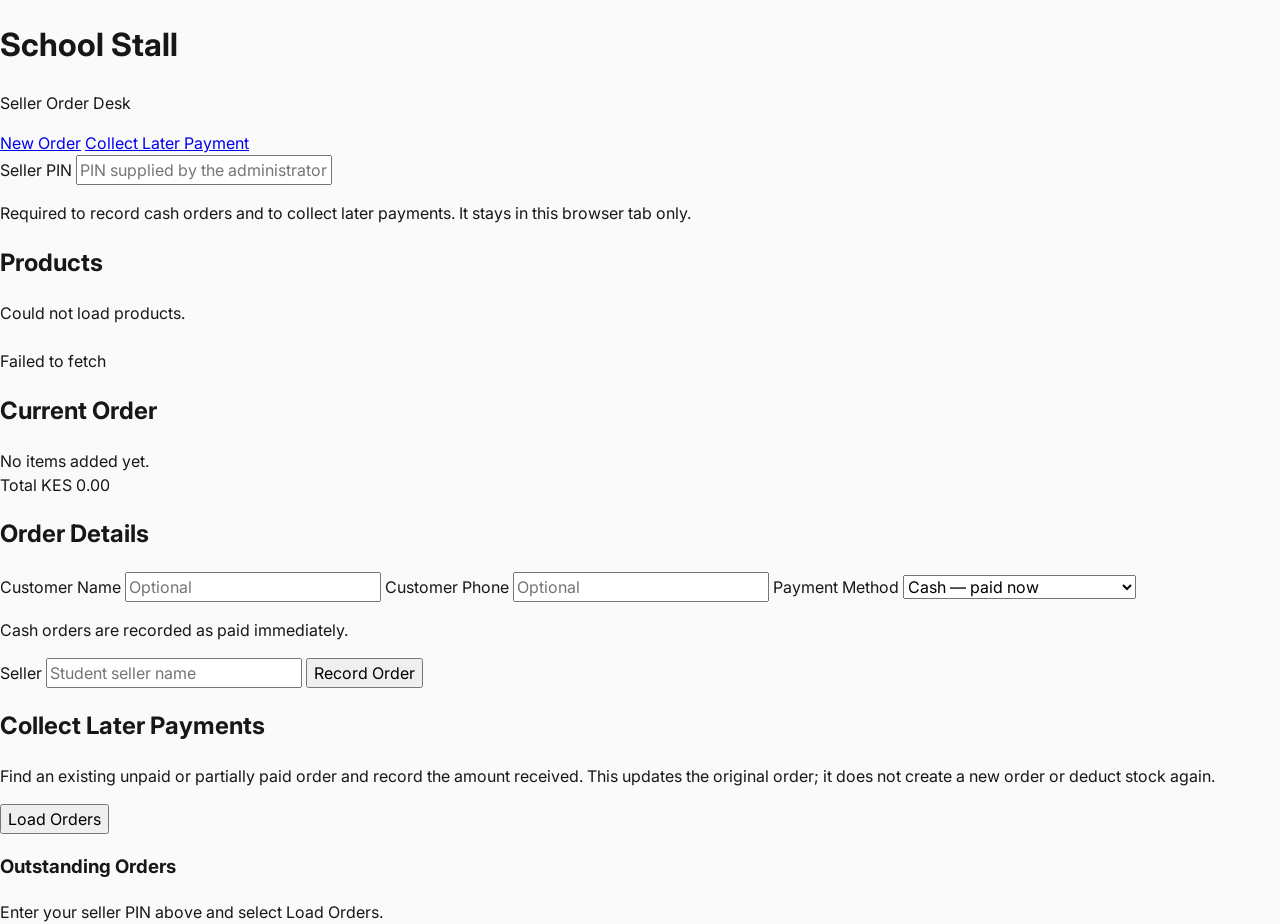
<file: frontend/seller.html>
<!DOCTYPE html>
<html lang="en">
<head>
  <meta charset="UTF-8">
  <meta name="viewport" content="width=device-width, initial-scale=1.0">
  <title>Seller | School Stall</title>
<link rel="stylesheet" href="css/style.css">
  <!--<style>
    * { box-sizing: border-box; }

    :root {
      --navy: #172033; --green: #18794e; --gold: #d7a944;
      --paper: #f5f6f8; --muted: #687386; --border: #e4e8ee;
    }

    body { margin: 0; font-family: Arial, sans-serif; background: var(--paper); color: var(--navy); }

    header { background: var(--navy); color: white; padding: 18px; position: sticky; top: 0; z-index: 20; }
    header h1 { margin: 0; font-size: 21px; }
    header p { margin: 5px 0 0; font-size: 13px; opacity: .75; }

    nav { display: flex; flex-wrap: wrap; gap: 8px; margin-top: 14px; }

    nav a {
      display: inline-block; text-decoration: none; color: white;
      border: 1px solid #ffffff45; border-radius: 8px; padding: 9px 11px; font-size: 13px;
    }

    nav a.active { background: var(--gold); color: #172033; border-color: var(--gold); font-weight: bold; }

    main { max-width: 1000px; margin: auto; padding: 15px; padding-bottom: 70px; }

    .section-title { font-size: 18px; margin: 20px 0 12px; }

    .products { display: grid; grid-template-columns: repeat(2, minmax(0, 1fr)); gap: 10px; }

    .product { background: white; border-radius: 13px; padding: 14px; box-shadow: 0 2px 10px #0000000d; }
    .product-name { font-weight: bold; font-size: 15px; margin-bottom: 7px; }
    .product-price { font-size: 14px; margin-bottom: 12px; }
    .stock { font-size: 12px; color: var(--muted); margin-bottom: 10px; }

    button { border: none; border-radius: 9px; padding: 11px 13px; font-weight: bold; cursor: pointer; font-size: 14px; }
    button:disabled { opacity: .6; cursor: not-allowed; }

    .add-button { width: 100%; background: var(--navy); color: white; }

    .cart, .checkout-card, .payment-card, .pin-card {
      background: white; border-radius: 14px; margin-top: 20px; padding: 16px; box-shadow: 0 2px 12px #0000000f;
    }

    .pin-card { margin-top: 0; border-left: 5px solid var(--gold); }

    .cart-item { display: flex; justify-content: space-between; align-items: center; gap: 10px; padding: 12px 0; border-bottom: 1px solid #edf0f3; }
    .cart-item:last-child { border-bottom: none; }
    .item-name { font-weight: bold; }
    .item-details { font-size: 13px; color: var(--muted); margin-top: 4px; }

    .quantity-controls { display: flex; align-items: center; gap: 6px; }
    .quantity-controls button { width: 32px; height: 32px; padding: 0; background: #e9edf3; color: var(--navy); }
    .quantity { min-width: 25px; text-align: center; font-weight: bold; }

    .cart-total { display: flex; justify-content: space-between; gap: 10px; font-size: 19px; font-weight: bold; padding-top: 15px; margin-top: 10px; border-top: 2px solid var(--navy); }

    label { display: block; font-weight: bold; font-size: 14px; margin: 13px 0 6px; }

    input, select { width: 100%; padding: 12px; border: 1px solid #d8dce3; border-radius: 9px; font-size: 15px; background: white; color: var(--navy); }
    input:focus, select:focus { outline: 2px solid #d7a94480; border-color: var(--gold); }

    .submit-button { width: 100%; margin-top: 18px; padding: 15px; background: var(--green); color: white; font-size: 16px; }
    .secondary-button { background: var(--navy); color: white; }
    .gold-button { background: var(--gold); color: var(--navy); }

    .message { display: none; padding: 13px; border-radius: 9px; margin-top: 14px; font-size: 14px; overflow-wrap: anywhere; }
    .message.show { display: block; }
    .success { background: #e7f6ed; color: #17633f; }
    .error { background: #fdecec; color: #a61b1b; }
    .info { background: #edf3fc; color: #234c80; }

    .empty { background: white; padding: 22px; border-radius: 13px; text-align: center; color: var(--muted); }
    .help-text { font-size: 13px; color: var(--muted); line-height: 1.5; }

    .payment-toolbar { margin-top: 10px; }
    .payment-toolbar button { width: 100%; }

    .order-card { border: 1px solid var(--border); border-radius: 11px; padding: 14px; margin: 12px 0; }
    .order-card-top { display: flex; justify-content: space-between; align-items: start; gap: 12px; }
    .order-number { font-size: 16px; font-weight: bold; overflow-wrap: anywhere; }
    .order-customer { font-size: 13px; color: var(--muted); margin-top: 5px; }

    .status-pill { display: inline-block; padding: 5px 8px; border-radius: 20px; background: #fff0cc; color: #76500a; font-size: 11px; font-weight: bold; white-space: nowrap; }

    .order-summary { display: grid; grid-template-columns: repeat(3, minmax(0, 1fr)); gap: 8px; margin: 14px 0; }
    .summary-cell { padding: 10px; background: #f6f8fb; border-radius: 8px; min-width: 0; }
    .summary-label { display: block; color: var(--muted); font-size: 11px; margin-bottom: 5px; }
    .summary-value { font-weight: bold; font-size: 13px; overflow-wrap: anywhere; }
    .balance-value { color: #a61b1b; }

    .choose-order { width: 100%; background: var(--navy); color: white; }

    .payment-form { border-top: 1px solid var(--border); margin-top: 18px; padding-top: 8px; }
    .payment-form[hidden] { display: none; }

    .form-grid { display: grid; grid-template-columns: repeat(2, minmax(0, 1fr)); gap: 12px; }

    .payment-note { padding: 12px; background: #fff8e6; color: #76500a; border-radius: 9px; font-size: 13px; line-height: 1.5; margin-top: 12px; }

    .payment-actions { display: flex; flex-wrap: wrap; gap: 8px; }
    .payment-actions button { flex: 1; }

    @media (min-width: 650px) {
      .products { grid-template-columns: repeat(3, minmax(0, 1fr)); }
    }

    @media (max-width: 520px) {
      .form-grid { grid-template-columns: 1fr; }
      .order-summary { gap: 5px; }
      .summary-cell { padding: 8px 6px; }
      .summary-value { font-size: 12px; }
      .order-card-top { flex-direction: column; }
    }
  </style>-->
</head>

<body>
<header>
  <h1>School Stall</h1>
  <p>Seller Order Desk</p>

  <nav>
    <a href="#productsSection" class="active">New Order</a>
    <a href="#paymentSection">Collect Later Payment</a>
  </nav>
</header>

<main>
  <!-- SELLER PIN (used for cash orders and later payments) -->
  <section class="pin-card">
    <label for="sellerPin" style="margin-top:0">Seller PIN</label>
    <input id="sellerPin" type="password" autocomplete="current-password"
      placeholder="PIN supplied by the administrator">
    <p class="help-text">
      Required to record cash orders and to collect later payments.
      It stays in this browser tab only.
    </p>
  </section>

  <!-- PRODUCTS -->
  <section id="productsSection">
    <h2 class="section-title">Products</h2>
    <div id="products" class="products">
      <div class="empty">Loading products...</div>
    </div>
  </section>

  <!-- CART -->
  <section class="cart">
    <h2 class="section-title">Current Order</h2>

    <div id="cartItems">
      <div class="empty">No items added yet.</div>
    </div>

    <div class="cart-total">
      <span>Total</span>
      <span id="cartTotal">KES 0.00</span>
    </div>
  </section>

  <!-- NEW ORDER FORM -->
  <section class="checkout-card">
    <h2 class="section-title">Order Details</h2>

    <form id="orderForm">
      <label for="customerName">Customer Name</label>
      <input id="customerName" type="text" maxlength="120" placeholder="Optional">

      <label for="customerPhone">Customer Phone</label>
      <input id="customerPhone" type="tel" maxlength="30" placeholder="Optional">

      <label for="paymentMethod">Payment Method</label>
      <select id="paymentMethod">
        <option value="cash">Cash — paid now</option>
        <option value="mpesa">M-Pesa — payment pending</option>
        <option value="credit">Credit / Pay Later</option>
      </select>

      <p id="paymentMethodHint" class="help-text">
        Cash orders are recorded as paid immediately.
      </p>

      <label for="sellerName">Seller</label>
      <input id="sellerName" type="text" maxlength="100"
        placeholder="Student seller name" required>

      <button id="submitOrder" type="submit" class="submit-button">
        Record Order
      </button>

      <div id="message" class="message" role="status" aria-live="polite"></div>
    </form>
  </section>

  <!-- LATER PAYMENTS -->
  <section id="paymentSection" class="payment-card">
    <h2 class="section-title">Collect Later Payments</h2>

    <p class="help-text">
      Find an existing unpaid or partially paid order and record the
      amount received. This updates the original order; it does not
      create a new order or deduct stock again.
    </p>

    <div class="payment-toolbar">
      <button id="loadUnpaidOrders" type="button" class="gold-button">
        Load Orders
      </button>
    </div>

    <div id="paymentMessage" class="message" role="status" aria-live="polite"></div>

    <h3 class="section-title">Outstanding Orders</h3>

    <div id="outstandingOrders">
      <div class="empty">Enter your seller PIN above and select Load Orders.</div>
    </div>

    <form id="laterPaymentForm" class="payment-form" hidden>
      <h3>Record Payment</h3>

      <p id="selectedOrderSummary" class="help-text"></p>

      <input id="selectedOrderId" type="hidden">

      <div class="form-grid">
        <div>
          <label for="laterPaymentAmount">Amount Received (KES)</label>
          <input id="laterPaymentAmount" type="number" min="0.01" step="0.01" required>
        </div>

        <div>
          <label for="laterPaymentMethod">Method</label>
          <select id="laterPaymentMethod" required>
            <option value="cash">Cash</option>
            <option value="mpesa">M-Pesa received</option>
          </select>
        </div>
      </div>

      <label for="laterPaymentReference">
        Receipt / Reference (required for M-Pesa)
      </label>
      <input id="laterPaymentReference" type="text" maxlength="120"
        placeholder="M-Pesa receipt number">

      <label for="paymentRecordedBy">Recorded By</label>
      <input id="paymentRecordedBy" type="text" maxlength="100"
        placeholder="Your name" required>

      <div id="laterPaymentHint" class="payment-note">
        Select an order to view its balance.
      </div>

      <div class="payment-actions">
        <button type="submit" id="saveLaterPayment" class="submit-button">
          Save Payment
        </button>

        <button type="button" id="cancelLaterPayment" class="secondary-button">
          Cancel
        </button>
      </div>
    </form>
  </section>
</main>

<script>
  "use strict";

  const API_URL = "https://school-stall-commerce.priorityfixa.workers.dev";

  let products = [];
  let cart = [];
  let outstandingOrders = [];

  /* ---------------- PIN ---------------- */

  const pinInput = document.getElementById("sellerPin");
  pinInput.value = sessionStorage.getItem("stallSellerPin") || "";

  pinInput.addEventListener("input", () => {
    sessionStorage.setItem("stallSellerPin", pinInput.value.trim());
  });

  function getPin() {
    return pinInput.value.trim();
  }

  /* ---------------- HELPERS ---------------- */

  function money(amount) {
    return "KES " + Number(amount || 0).toLocaleString("en-KE", {
      minimumFractionDigits: 2,
      maximumFractionDigits: 2
    });
  }

  function escapeHtml(value) {
    return String(value ?? "").replace(/[&<>"']/g, char => ({
      "&": "&amp;", "<": "&lt;", ">": "&gt;", '"': "&quot;", "'": "&#039;"
    })[char]);
  }

  function showMessage(elementId, text, type = "info") {
    const box = document.getElementById(elementId);
    box.textContent = text;
    box.className = "message show " + type;
  }

  /* ---------------- LOAD PRODUCTS (public list, no cost prices) ---------------- */

  async function loadProducts() {
    const container = document.getElementById("products");

    try {
      const response = await fetch(API_URL + "/api/products/public");
      const data = await response.json();

      if (!response.ok || !data.success) {
        throw new Error(data.error || "Unable to load products.");
      }

      products = (data.products || []).filter(product => product.active !== false);

      cart = cart.filter(item =>
        products.some(product => product.id === item.productId)
      );

      renderProducts();
      renderCart();
    } catch (error) {
      console.error("LOAD_PRODUCTS_ERROR", error);

      container.innerHTML = `
        <div class="empty">
          Could not load products.<br><br>
          ${escapeHtml(error.message)}
        </div>
      `;
    }
  }

  function renderProducts() {
    const container = document.getElementById("products");

    if (!products.length) {
      container.innerHTML = '<div class="empty">No products are available.</div>';
      return;
    }

    container.innerHTML = products.map(product => {
      const stock = Math.max(0, Number(product.stockQuantity) || 0);

      return `
        <article class="product">
          <div class="product-name">${escapeHtml(product.name)}</div>
          <div class="product-price">${money(product.sellingPrice)}</div>
          <div class="stock">${stock} available</div>
          <button class="add-button" type="button"
            data-add-product="${escapeHtml(product.id)}"
            ${stock <= 0 ? "disabled" : ""}>
            ${stock <= 0 ? "Out of Stock" : "Add to Order"}
          </button>
        </article>
      `;
    }).join("");

    container.querySelectorAll("[data-add-product]").forEach(button => {
      button.addEventListener("click", () => addToCart(button.dataset.addProduct));
    });
  }

  /* ---------------- CART ---------------- */

  function addToCart(productId) {
    const product = products.find(item => item.id === productId);
    if (!product) return;

    const stock = Number(product.stockQuantity) || 0;
    const existing = cart.find(item => item.productId === productId);

    if (existing) {
      if (existing.quantity >= stock) {
        alert("You cannot add more than the available stock.");
        return;
      }
      existing.quantity++;
    } else {
      if (stock <= 0) {
        alert("This product is out of stock.");
        return;
      }

      cart.push({
        productId: product.id,
        name: product.name,
        sellingPrice: Number(product.sellingPrice) || 0,
        quantity: 1
      });
    }

    renderCart();
  }

  function changeQuantity(productId, change) {
    const item = cart.find(row => row.productId === productId);
    const product = products.find(row => row.id === productId);

    if (!item || !product) return;

    const nextQuantity = item.quantity + change;
    const stock = Number(product.stockQuantity) || 0;

    if (nextQuantity <= 0) {
      cart = cart.filter(row => row.productId !== productId);
      renderCart();
      return;
    }

    if (nextQuantity > stock) {
      alert("Not enough stock available.");
      return;
    }

    item.quantity = nextQuantity;
    renderCart();
  }

  function calculateTotal() {
    return cart.reduce(
      (sum, item) => sum + Number(item.sellingPrice) * Number(item.quantity),
      0
    );
  }

  function renderCart() {
    const container = document.getElementById("cartItems");

    if (!cart.length) {
      container.innerHTML = '<div class="empty">No items added yet.</div>';
      document.getElementById("cartTotal").textContent = money(0);
      return;
    }

    container.innerHTML = cart.map(item => `
      <div class="cart-item">
        <div>
          <div class="item-name">${escapeHtml(item.name)}</div>
          <div class="item-details">
            ${money(item.sellingPrice)} × ${item.quantity}
            = ${money(item.sellingPrice * item.quantity)}
          </div>
        </div>

        <div class="quantity-controls">
          <button type="button" data-change-product="${escapeHtml(item.productId)}"
            data-change="-1" aria-label="Decrease quantity">−</button>

          <span class="quantity">${item.quantity}</span>

          <button type="button" data-change-product="${escapeHtml(item.productId)}"
            data-change="1" aria-label="Increase quantity">+</button>
        </div>
      </div>
    `).join("");

    container.querySelectorAll("[data-change-product]").forEach(button => {
      button.addEventListener("click", () => {
        changeQuantity(button.dataset.changeProduct, Number(button.dataset.change));
      });
    });

    document.getElementById("cartTotal").textContent = money(calculateTotal());
  }

  /* ---------------- PAYMENT METHOD HINT ---------------- */

  document.getElementById("paymentMethod").addEventListener("change", () => {
    const method = document.getElementById("paymentMethod").value;

    const messages = {
      cash: "Cash orders are recorded as paid immediately. The seller PIN is required.",
      mpesa: "M-Pesa orders remain pending until payment is confirmed.",
      credit: "Pay Later orders are recorded with an outstanding balance."
    };

    document.getElementById("paymentMethodHint").textContent = messages[method] || "";
  });

  /* ---------------- CREATE A NEW ORDER ---------------- */

  document.getElementById("orderForm").addEventListener("submit", submitOrder);

  async function submitOrder(event) {
    event.preventDefault();

    if (!cart.length) {
      showMessage("message", "Add at least one product to the order.", "error");
      return;
    }

    const sellerName = document.getElementById("sellerName").value.trim();

    if (!sellerName) {
      showMessage("message", "Enter the seller name.", "error");
      return;
    }

    const customerName = document.getElementById("customerName").value.trim();
    const customerPhone = document.getElementById("customerPhone").value.trim();
    const paymentMethod = document.getElementById("paymentMethod").value;

    if (paymentMethod === "cash" && !getPin()) {
      showMessage("message", "Enter the seller PIN at the top of the page to record a cash order.", "error");
      return;
    }

    const button = document.getElementById("submitOrder");
    button.disabled = true;
    button.textContent = "Saving Order...";

    try {
      const headers = { "Content-Type": "application/json" };
      if (getPin()) headers["X-Stall-Pin"] = getPin();

      const response = await fetch(API_URL + "/api/orders", {
        method: "POST",
        headers,
        body: JSON.stringify({
          sellerName,
          customerName,
          customerPhone,
          paymentMethod,
          items: cart.map(item => ({
            productId: item.productId,
            quantity: item.quantity
          }))
        })
      });

      const data = await response.json();

      if (!response.ok || !data.success) {
        throw new Error(data.error || "Order could not be recorded.");
      }

      const order = data.order || {};
      const orderId = order.id || "Saved";
      const status = order.paymentStatus || (
        paymentMethod === "cash" ? "PAID" :
        paymentMethod === "credit" ? "UNPAID" : "PENDING"
      );

      let confirmation = `Order recorded successfully. Order ID: ${orderId}. Status: ${status}.`;

      if (paymentMethod !== "cash") {
        confirmation += " You can record later payments in the section below.";
      }

      showMessage("message", confirmation, "success");

      cart = [];
      renderCart();

      document.getElementById("customerName").value = "";
      document.getElementById("customerPhone").value = "";

      await loadProducts();

      // Refresh the outstanding list quietly when a PIN is available.
      if (getPin()) {
        await loadOutstandingOrders(false);
      }
    } catch (error) {
      console.error("CREATE_ORDER_ERROR", error);
      showMessage("message", error.message, "error");
    } finally {
      button.disabled = false;
      button.textContent = "Record Order";
    }
  }

  /* ---------------- LATER PAYMENT API ---------------- */

  async function paymentApiRequest(path, options = {}) {
    const pin = getPin();

    if (!pin) {
      throw new Error("Enter the seller PIN at the top of the page first.");
    }

    const response = await fetch(API_URL + path, {
      ...options,
      headers: {
        "Content-Type": "application/json",
        "X-Stall-Pin": pin,
        ...(options.headers || {})
      }
    });

    const data = await response.json().catch(() => ({}));

    if (!response.ok || data.success === false) {
      throw new Error(data.error || "Payment request failed.");
    }

    return data;
  }

  /* ---------------- LOAD OUTSTANDING ORDERS ---------------- */

  document.getElementById("loadUnpaidOrders").addEventListener(
    "click",
    () => loadOutstandingOrders(true)
  );

  async function loadOutstandingOrders(showStatus = true) {
    const container = document.getElementById("outstandingOrders");
    const button = document.getElementById("loadUnpaidOrders");

    if (showStatus) {
      button.disabled = true;
      button.textContent = "Loading...";
      showMessage("paymentMessage", "Loading outstanding orders...", "info");
    }

    try {
      const data = await paymentApiRequest("/api/orders/unpaid");
      outstandingOrders = data.orders || [];

      renderOutstandingOrders();

      if (showStatus) {
        showMessage(
          "paymentMessage",
          `Loaded ${outstandingOrders.length} outstanding order(s).`,
          "success"
        );
      }
    } catch (error) {
      console.error("LOAD_OUTSTANDING_ORDERS_ERROR", error);

      container.innerHTML = `<div class="empty">${escapeHtml(error.message)}</div>`;

      if (showStatus) showMessage("paymentMessage", error.message, "error");
    } finally {
      if (showStatus) {
        button.disabled = false;
        button.textContent = "Load Orders";
      }
    }
  }

  function renderOutstandingOrders() {
    const container = document.getElementById("outstandingOrders");

    if (!outstandingOrders.length) {
      container.innerHTML = '<div class="empty">No outstanding orders found.</div>';
      closePaymentForm();
      return;
    }

    container.innerHTML = outstandingOrders.map(order => {
      const status = String(order.paymentStatus || "UNPAID").replace("_", " ");

      return `
        <article class="order-card">
          <div class="order-card-top">
            <div>
              <div class="order-number">${escapeHtml(order.id)}</div>
              <div class="order-customer">
                Customer: ${escapeHtml(order.customerName || "Not specified")}${order.customerClass ? " · " + escapeHtml(order.customerClass) : ""}
              </div>
              <div class="order-customer">
                Seller: ${escapeHtml(order.sellerName || "Not specified")}
              </div>
            </div>
            <span class="status-pill">${escapeHtml(status)}</span>
          </div>

          <div class="order-summary">
            <div class="summary-cell">
              <span class="summary-label">Order Total</span>
              <span class="summary-value">${money(order.total)}</span>
            </div>
            <div class="summary-cell">
              <span class="summary-label">Amount Paid</span>
              <span class="summary-value">${money(order.amountPaid)}</span>
            </div>
            <div class="summary-cell">
              <span class="summary-label">Balance</span>
              <span class="summary-value balance-value">${money(order.balance)}</span>
            </div>
          </div>

          <button type="button" class="choose-order"
            data-select-order="${escapeHtml(order.id)}">
            Record Payment for This Order
          </button>
        </article>
      `;
    }).join("");

    container.querySelectorAll("[data-select-order]").forEach(button => {
      button.addEventListener("click", () => openPaymentForm(button.dataset.selectOrder));
    });
  }

  /* ---------------- SELECT AN ORDER TO PAY ---------------- */

  function openPaymentForm(orderId) {
    const order = outstandingOrders.find(item => item.id === orderId);

    if (!order) {
      showMessage("paymentMessage", "Order not found. Refresh the list.", "error");
      return;
    }

    document.getElementById("selectedOrderId").value = order.id;
    document.getElementById("selectedOrderSummary").textContent =
      `Order ${order.id} · Total ${money(order.total)} · ` +
      `Paid ${money(order.amountPaid)} · Balance ${money(order.balance)}`;

    const amountInput = document.getElementById("laterPaymentAmount");
    amountInput.value = "";
    amountInput.max = Number(order.balance).toFixed(2);

    document.getElementById("laterPaymentReference").value = "";
    document.getElementById("laterPaymentHint").textContent =
      `Maximum payment: ${money(order.balance)}. ` +
      `Enter a smaller amount if the customer is paying in instalments.`;

    document.getElementById("laterPaymentForm").hidden = false;

    document.getElementById("laterPaymentForm").scrollIntoView({
      behavior: "smooth",
      block: "start"
    });
  }

  function closePaymentForm() {
    document.getElementById("laterPaymentForm").hidden = true;
    document.getElementById("selectedOrderId").value = "";
  }

  document.getElementById("cancelLaterPayment").addEventListener("click", closePaymentForm);

  /* ---------------- SAVE A LATER PAYMENT ---------------- */

  document.getElementById("laterPaymentForm").addEventListener("submit", async event => {
    event.preventDefault();

    const orderId = document.getElementById("selectedOrderId").value;
    const order = outstandingOrders.find(item => item.id === orderId);

    if (!order) {
      showMessage("paymentMessage", "Select an outstanding order first.", "error");
      return;
    }

    const amount = Number(document.getElementById("laterPaymentAmount").value);
    const method = document.getElementById("laterPaymentMethod").value;
    const reference = document.getElementById("laterPaymentReference").value.trim();
    const recordedBy = document.getElementById("paymentRecordedBy").value.trim();

    if (!Number.isFinite(amount) || amount <= 0) {
      showMessage("paymentMessage", "Enter a valid payment amount.", "error");
      return;
    }

    if (amount > Number(order.balance) + 0.001) {
      showMessage(
        "paymentMessage",
        `Amount exceeds the outstanding balance of ${money(order.balance)}.`,
        "error"
      );
      return;
    }

    if (!recordedBy) {
      showMessage("paymentMessage", "Enter your name.", "error");
      return;
    }

    if (method === "mpesa" && !reference) {
      showMessage("paymentMessage", "Enter the M-Pesa receipt number before saving.", "error");
      return;
    }

    if (
      method === "mpesa" &&
      !window.confirm(
        "Have you confirmed that the M-Pesa payment was actually received? " +
        "Only continue if you have verified it."
      )
    ) {
      return;
    }

    const button = document.getElementById("saveLaterPayment");
    button.disabled = true;
    button.textContent = "Saving Payment...";

    try {
      const data = await paymentApiRequest(
        "/api/orders/" + encodeURIComponent(orderId) + "/payments",
        {
          method: "POST",
          body: JSON.stringify({ amount, method, reference, recordedBy })
        }
      );

      const updatedOrder = data.order || {};
      const remaining = Number(updatedOrder.balance) || 0;

      closePaymentForm();

      await loadOutstandingOrders(false);

      showMessage(
        "paymentMessage",
        `${data.message || "Payment recorded."} ` +
        `Paid so far: ${money(updatedOrder.amountPaid)}. ` +
        `Remaining balance: ${money(remaining)}.`,
        "success"
      );
    } catch (error) {
      console.error("SAVE_LATER_PAYMENT_ERROR", error);
      showMessage("paymentMessage", error.message, "error");
    } finally {
      button.disabled = false;
      button.textContent = "Save Payment";
    }
  });

  /* ---------------- START ---------------- */

  loadProducts();
</script>
</body>
</html>
</file>
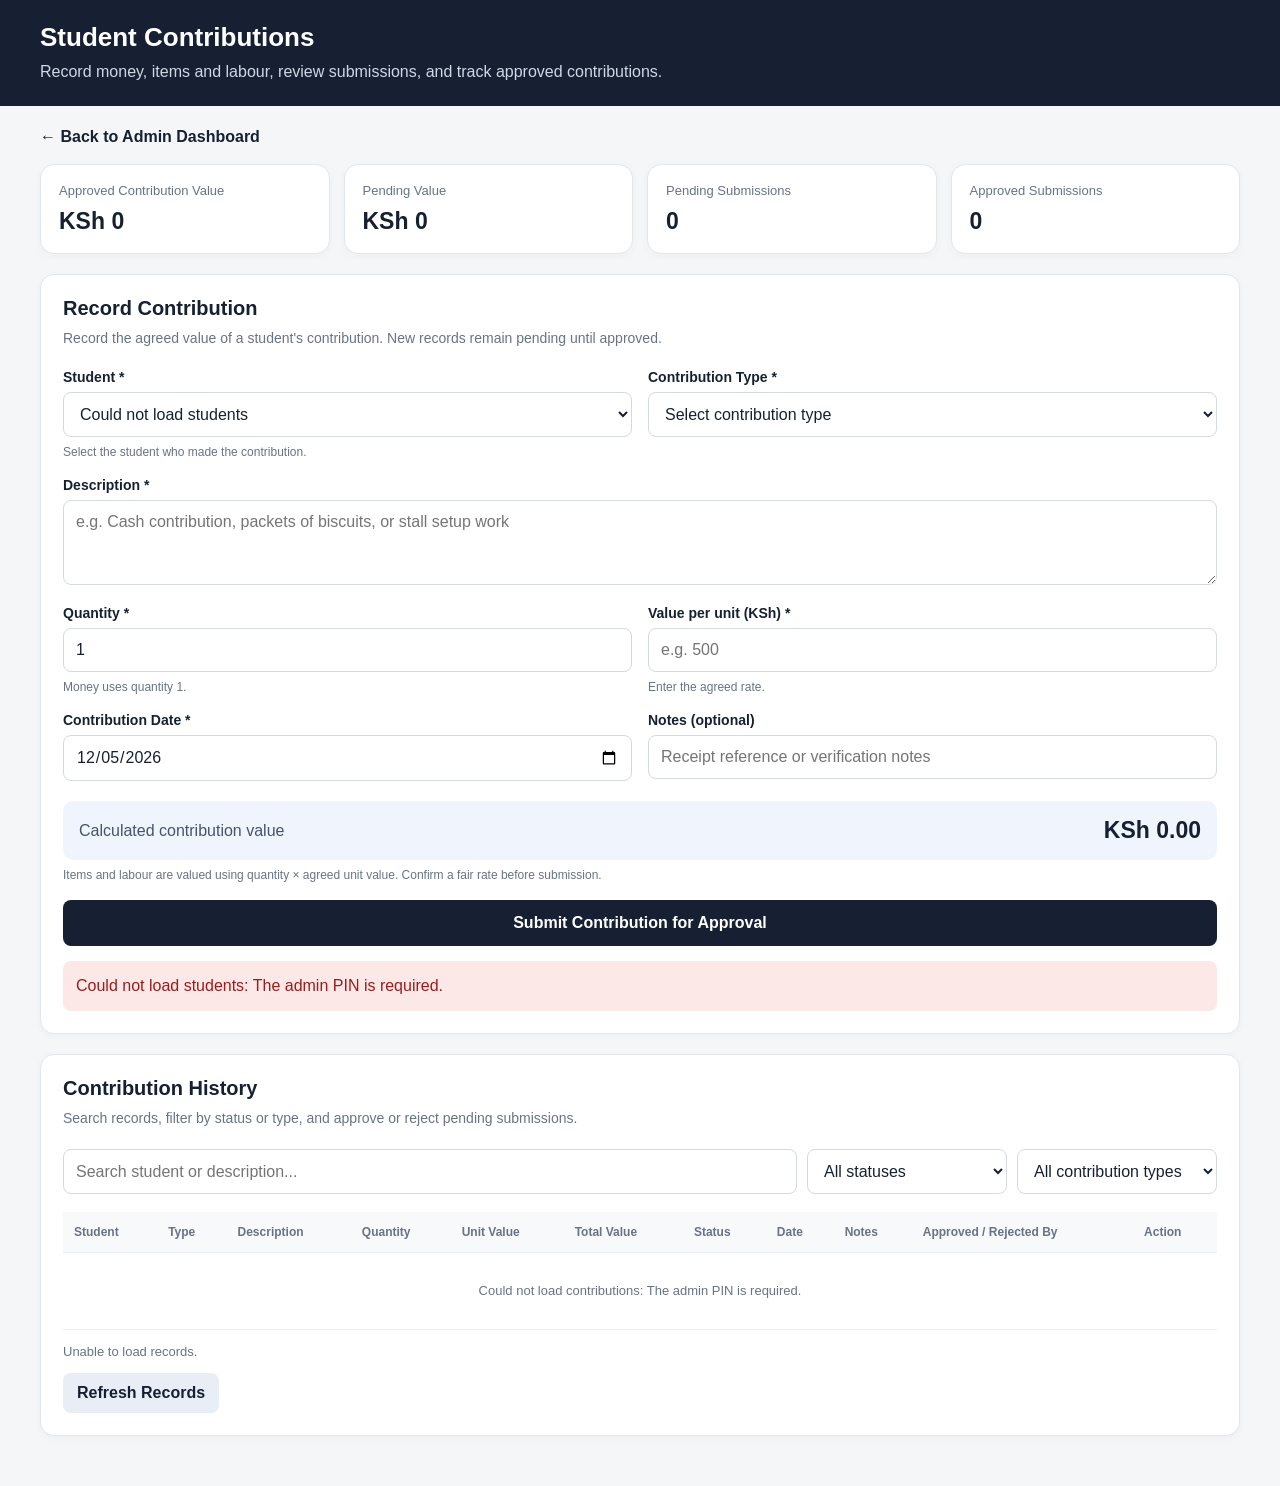
<file: frontend/admin/contributions.html>
<!DOCTYPE html>
<html lang="en">
<head>
  <meta charset="UTF-8">
  <meta name="viewport" content="width=device-width, initial-scale=1.0">

  <title>Contributions | School Stall</title>

  <style>
    :root {
      --navy: #172033; --blue: #3156a3; --bg: #f5f6f8; --border: #e2e6ed;
      --muted: #697386; --green: #176b36; --red: #9a1c1c; --amber: #7a5b00;
    }

    * { box-sizing: border-box; }

    body { margin: 0; font-family: Arial, sans-serif; background: var(--bg); color: var(--navy); }

    header { background: var(--navy); color: white; padding: 22px max(20px, calc((100% - 1200px) / 2)); }
    header h1 { margin: 0; font-size: 26px; }
    header p { margin: 7px 0 0; color: #d0d7e5; line-height: 1.5; }

    main { width: min(1200px, 94%); margin: 22px auto 50px; }

    .back { display: inline-block; margin-bottom: 18px; color: var(--navy); text-decoration: none; font-weight: bold; }
    .back:hover { text-decoration: underline; }

    .stats { display: grid; grid-template-columns: repeat(4, minmax(0, 1fr)); gap: 14px; margin-bottom: 20px; }

    .stat, .card { background: white; border: 1px solid var(--border); border-radius: 14px; box-shadow: 0 2px 8px rgba(0,0,0,.035); }
    .stat { padding: 18px; }
    .stat-label { color: var(--muted); font-size: 13px; margin-bottom: 10px; }
    .stat-value { font-size: 23px; font-weight: bold; overflow-wrap: anywhere; }

    .card { padding: 22px; margin-bottom: 20px; }

    h2 { font-size: 20px; margin: 0 0 8px; }
    .subheading { color: var(--muted); margin: 0 0 20px; font-size: 14px; line-height: 1.5; }

    .form-grid { display: grid; grid-template-columns: repeat(2, minmax(0, 1fr)); gap: 16px; }
    .field.full { grid-column: 1 / -1; }

    label { display: block; font-size: 14px; font-weight: bold; margin-bottom: 7px; }

    input, select, textarea, button { font: inherit; }

    input, select, textarea {
      width: 100%; padding: 12px; border: 1px solid #d5d9e0; border-radius: 8px;
      background: white; color: var(--navy);
    }

    input:focus, select:focus, textarea:focus { outline: 2px solid #b8c9f2; border-color: var(--blue); }

    textarea { min-height: 85px; resize: vertical; }

    .help { display: block; color: var(--muted); font-size: 12px; margin-top: 6px; line-height: 1.5; }

    .calculation {
      display: flex; justify-content: space-between; align-items: center; gap: 12px;
      flex-wrap: wrap; padding: 16px; background: #f0f4fc; border-radius: 10px; margin-top: 4px;
    }
    .calculation span { color: #46536b; }
    .calculation strong { font-size: 23px; overflow-wrap: anywhere; }

    button { border: 0; border-radius: 8px; padding: 11px 14px; background: var(--navy); color: white; font-weight: bold; cursor: pointer; }
    button:hover { filter: brightness(1.12); }
    button:disabled { opacity: .6; cursor: wait; }

    .primary-button { width: 100%; padding: 14px; }
    .approve-button { background: var(--green); }
    .reject-button { background: var(--red); }
    .secondary-button { background: #e9edf5; color: var(--navy); }

    .message { display: none; margin-top: 15px; padding: 13px; border-radius: 8px; line-height: 1.5; overflow-wrap: anywhere; }
    .message.success { display: block; background: #e4f6e9; color: #176b36; }
    .message.error { display: block; background: #fde8e8; color: #9a1c1c; }
    .message.info { display: block; background: #eef3ff; color: #24467f; }

    .toolbar { display: grid; grid-template-columns: minmax(180px, 1fr) 200px 200px; gap: 10px; margin: 18px 0; }

    .table-wrapper { width: 100%; overflow-x: auto; }

    table { width: 100%; min-width: 1100px; border-collapse: collapse; }

    th, td { padding: 13px 11px; text-align: left; vertical-align: top; border-bottom: 1px solid #edf0f4; font-size: 13px; }
    th { background: #f8f9fb; color: var(--muted); font-size: 12px; white-space: nowrap; }
    td { line-height: 1.5; }

    .status { display: inline-block; padding: 5px 9px; border-radius: 20px; font-size: 11px; font-weight: bold; text-transform: capitalize; white-space: nowrap; }
    .status.pending { background: #fff3cd; color: var(--amber); }
    .status.approved { background: #dff5e5; color: var(--green); }
    .status.rejected { background: #fde2e2; color: var(--red); }

    .actions { display: flex; flex-wrap: wrap; gap: 6px; min-width: 140px; }
    .actions button { width: auto; padding: 8px 10px; font-size: 12px; }

    .empty { text-align: center; color: var(--muted); padding: 28px; }
    .history-footer { color: var(--muted); font-size: 13px; margin-top: 14px; }

    @media (max-width: 850px) {
      .stats { grid-template-columns: repeat(2, minmax(0, 1fr)); }
      .toolbar { grid-template-columns: 1fr 1fr; }
      .toolbar input { grid-column: 1 / -1; }
    }

    @media (max-width: 550px) {
      header { padding: 20px 16px; }
      main { width: 94%; margin-top: 16px; }
      .card { padding: 16px; }
      .form-grid { grid-template-columns: 1fr; }
      .field.full { grid-column: auto; }
      .stats { gap: 9px; }
      .stat { padding: 13px; }
      .stat-value { font-size: 19px; }
      .toolbar { grid-template-columns: 1fr; }
      .toolbar input { grid-column: auto; }
    }
  </style>
</head>

<body>
<header>
  <h1>Student Contributions</h1>
  <p>Record money, items and labour, review submissions, and track approved contributions.</p>
</header>

<main>
  <a class="back" href="../../index.html">← Back to Admin Dashboard</a>

  <section class="stats" aria-label="Contribution summary">
    <div class="stat"><div class="stat-label">Approved Contribution Value</div><div class="stat-value" id="approved-total">KSh 0</div></div>
    <div class="stat"><div class="stat-label">Pending Value</div><div class="stat-value" id="pending-total">KSh 0</div></div>
    <div class="stat"><div class="stat-label">Pending Submissions</div><div class="stat-value" id="pending-count">0</div></div>
    <div class="stat"><div class="stat-label">Approved Submissions</div><div class="stat-value" id="approved-count">0</div></div>
  </section>

  <section class="card">
    <h2>Record Contribution</h2>
    <p class="subheading">
      Record the agreed value of a student's contribution. New records remain pending until approved.
    </p>

    <form id="contribution-form">
      <div class="form-grid">
        <div class="field">
          <label for="student">Student *</label>
          <select id="student" required><option value="">Loading students...</option></select>
          <small class="help">Select the student who made the contribution.</small>
        </div>

        <div class="field">
          <label for="type">Contribution Type *</label>
          <select id="type" required>
            <option value="">Select contribution type</option>
            <option value="money">Money</option>
            <option value="items">Items</option>
            <option value="labour">Labour</option>
          </select>
        </div>

        <div class="field full">
          <label for="description">Description *</label>
          <textarea id="description" maxlength="1000"
            placeholder="e.g. Cash contribution, packets of biscuits, or stall setup work" required></textarea>
        </div>

        <div class="field" id="quantity-field">
          <label for="quantity">Quantity *</label>
          <input id="quantity" type="number" min="0.01" step="0.01" value="1" required>
          <small class="help" id="quantity-help">Money uses quantity 1.</small>
        </div>

        <div class="field">
          <label for="unit-value" id="unit-value-label">Value per unit (KSh) *</label>
          <input id="unit-value" type="number" min="0.01" step="0.01" placeholder="e.g. 500" required>
          <small class="help" id="unit-value-help">Enter the amount or agreed rate.</small>
        </div>

        <div class="field">
          <label for="contribution-date">Contribution Date *</label>
          <input id="contribution-date" type="date" required>
        </div>

        <div class="field">
          <label for="notes">Notes (optional)</label>
          <input id="notes" type="text" maxlength="500" placeholder="Receipt reference or verification notes">
        </div>

        <div class="field full">
          <div class="calculation">
            <span id="calculation-label">Calculated contribution value</span>
            <strong id="calculated-total">KSh 0.00</strong>
          </div>
          <small class="help">
            Items and labour are valued using quantity × agreed unit value. Confirm a fair rate before submission.
          </small>
        </div>

        <div class="field full">
          <button class="primary-button" id="submit-button" type="submit">Submit Contribution for Approval</button>
        </div>
      </div>
    </form>

    <div id="message" class="message" role="status" aria-live="polite"></div>
  </section>

  <section class="card">
    <h2>Contribution History</h2>
    <p class="subheading">Search records, filter by status or type, and approve or reject pending submissions.</p>

    <div class="toolbar">
      <input id="search" type="search" placeholder="Search student or description..." aria-label="Search contributions">

      <select id="status-filter" aria-label="Filter by status">
        <option value="all">All statuses</option>
        <option value="pending">Pending</option>
        <option value="approved">Approved</option>
        <option value="rejected">Rejected</option>
      </select>

      <select id="type-filter" aria-label="Filter by contribution type">
        <option value="all">All contribution types</option>
        <option value="money">Money</option>
        <option value="items">Items</option>
        <option value="labour">Labour</option>
      </select>
    </div>

    <div class="table-wrapper">
      <table>
        <thead>
          <tr>
            <th>Student</th><th>Type</th><th>Description</th><th>Quantity</th><th>Unit Value</th>
            <th>Total Value</th><th>Status</th><th>Date</th><th>Notes</th>
            <th>Approved / Rejected By</th><th>Action</th>
          </tr>
        </thead>
        <tbody id="contributions-table">
          <tr><td colspan="11" class="empty">Loading contributions...</td></tr>
        </tbody>
      </table>
    </div>

    <div class="history-footer" id="history-count">Loading records...</div>
    <button type="button" class="secondary-button" id="refresh-button" style="margin-top:14px;">Refresh Records</button>
  </section>
</main>

<script src="../admin-auth.js"></script>
<script>
"use strict";

const api = StallAdmin.api;
const $ = id => document.getElementById(id);

const studentSelect = $("student");
const form = $("contribution-form");
const messageBox = $("message");
const table = $("contributions-table");

let students = [];
let contributions = [];
let submitting = false;
const busyIds = new Set();

function money(value) {
  return "KSh " + Number(value || 0).toLocaleString("en-KE", {
    minimumFractionDigits: 2,
    maximumFractionDigits: 2
  });
}

function escapeHtml(value) {
  return String(value ?? "").replace(/[&<>"']/g, character => ({
    "&": "&amp;", "<": "&lt;", ">": "&gt;", '"': "&quot;", "'": "&#039;"
  })[character]);
}

function showMessage(text, type = "info") {
  messageBox.textContent = text;
  messageBox.className = "message " + type;
}

function clearMessage() {
  messageBox.textContent = "";
  messageBox.className = "message";
}

/* The reviewer's name is asked once per tab so approvals have an audit trail. */
function getReviewerName() {
  let name = sessionStorage.getItem("stallAdminName");

  if (!name) {
    name = (window.prompt("Your name (recorded with your approval or rejection):") || "").trim();
    if (!name) return "";
    sessionStorage.setItem("stallAdminName", name);
  }

  return name;
}

/* ---------------- DATE AND CONTRIBUTION FORM ---------------- */

function setToday() {
  const now = new Date();
  const localDate = new Date(now.getTime() - now.getTimezoneOffset() * 60000)
    .toISOString().slice(0, 10);

  $("contribution-date").value = localDate;
}

function updateTypeFields() {
  const type = $("type").value;
  const quantity = $("quantity");
  const unitLabel = $("unit-value-label");
  const unitHelp = $("unit-value-help");
  const quantityHelp = $("quantity-help");

  if (type === "money") {
    quantity.value = "1";
    quantity.readOnly = true;
    quantityHelp.textContent = "Money is recorded as one contribution.";
    unitLabel.textContent = "Amount contributed (KSh) *";
    unitHelp.textContent = "Enter the amount of money received.";
  } else {
    quantity.readOnly = false;

    if (type === "items") {
      quantityHelp.textContent = "Enter the number of items contributed.";
      unitLabel.textContent = "Agreed value per item (KSh) *";
      unitHelp.textContent = "Use a fair agreed value for each item.";
    } else if (type === "labour") {
      quantityHelp.textContent = "Enter hours or units of work. Explain the unit in the description.";
      unitLabel.textContent = "Agreed value per unit (KSh) *";
      unitHelp.textContent = "For example, an agreed rate per hour.";
    } else {
      quantityHelp.textContent = "Money uses quantity 1.";
      unitLabel.textContent = "Value per unit (KSh) *";
      unitHelp.textContent = "Enter the agreed rate.";
    }
  }

  updateCalculatedTotal();
}

function updateCalculatedTotal() {
  const quantity = Number($("quantity").value || 0);
  const unitValue = Number($("unit-value").value || 0);
  const total = quantity * unitValue;

  $("calculated-total").textContent = Number.isFinite(total) ? money(total) : money(0);
}

$("type").addEventListener("change", updateTypeFields);
$("quantity").addEventListener("input", updateCalculatedTotal);
$("unit-value").addEventListener("input", updateCalculatedTotal);

/* ---------------- LOAD STUDENTS ---------------- */

async function loadStudents() {
  studentSelect.innerHTML = '<option value="">Loading students...</option>';

  try {
    const data = await api("/api/students");
    students = Array.isArray(data.students) ? data.students : [];

    studentSelect.innerHTML = '<option value="">Select student</option>';

    students.forEach(student => {
      const option = document.createElement("option");
      option.value = student.id;
      option.textContent = student.name || "Unnamed student";
      studentSelect.appendChild(option);
    });

    if (!students.length) {
      studentSelect.innerHTML = '<option value="">No students found</option>';
      showMessage("No students are registered yet. Add a student before recording a contribution.", "info");
    }
  } catch (error) {
    studentSelect.innerHTML = '<option value="">Could not load students</option>';
    showMessage("Could not load students: " + error.message, "error");
  }
}

/* ---------------- LOAD CONTRIBUTIONS ---------------- */

async function loadContributions() {
  table.innerHTML = '<tr><td colspan="11" class="empty">Loading contributions...</td></tr>';
  $("refresh-button").disabled = true;

  try {
    const data = await api("/api/contributions");
    contributions = Array.isArray(data.contributions) ? data.contributions : [];
    renderContributions();
    updateSummary();
  } catch (error) {
    table.innerHTML = `<tr><td colspan="11" class="empty">Could not load contributions: ${escapeHtml(error.message)}</td></tr>`;
    $("history-count").textContent = "Unable to load records.";
  } finally {
    $("refresh-button").disabled = false;
  }
}

function normalizedStatus(contribution) {
  return String(contribution.status || "pending").toLowerCase();
}

function normalizedType(type) {
  const value = String(type || "").toLowerCase();

  if (value === "cash") return "money";
  if (value === "goods" || value === "stock") return "items";
  if (value === "labor") return "labour";

  return value;
}

function typeLabel(type) {
  const value = normalizedType(type);
  if (value === "money") return "Money";
  if (value === "items") return "Items";
  if (value === "labour") return "Labour";
  return value ? value.charAt(0).toUpperCase() + value.slice(1) : "—";
}

function contributionValue(item) {
  return Number(item.totalValue ?? item.agreedValue ?? item.value ?? 0);
}

function displayDate(item) {
  // The Worker stores the chosen date in "date".
  const raw = item.date || item.contributionDate || item.submittedAt;

  if (!raw) return "—";

  const date = new Date(raw);
  if (Number.isNaN(date.getTime())) return escapeHtml(raw);

  return date.toLocaleDateString("en-KE");
}

function studentNameOf(item) {
  return item.studentName ||
    students.find(student => String(student.id) === String(item.studentId))?.name ||
    "Unknown student";
}

function renderContributions() {
  const search = $("search").value.trim().toLowerCase();
  const statusFilter = $("status-filter").value;
  const typeFilter = $("type-filter").value;

  const filtered = contributions.filter(item => {
    const searchable = [studentNameOf(item), item.description, item.notes, item.type]
      .join(" ").toLowerCase();

    return (!search || searchable.includes(search)) &&
      (statusFilter === "all" || normalizedStatus(item) === statusFilter) &&
      (typeFilter === "all" || normalizedType(item.type) === typeFilter);
  });

  if (!filtered.length) {
    table.innerHTML = '<tr><td colspan="11" class="empty">No matching contributions found.</td></tr>';
    $("history-count").textContent = `Showing 0 of ${contributions.length} records`;
    return;
  }

  table.innerHTML = filtered.map(item => {
    const status = normalizedStatus(item);
    const value = contributionValue(item);
    const quantity = item.quantity ?? 1;
    const unitValue = item.unitValue ?? (Number(quantity) ? value / Number(quantity) : value);
    const reviewer = status === "approved" ? item.approvedBy
      : status === "rejected" ? item.rejectedBy : "";

    let actions = "—";

    if (status === "pending") {
      const disabled = busyIds.has(String(item.id)) ? "disabled" : "";
      actions = `
        <div class="actions">
          <button class="approve-button" data-action="approve" data-id="${escapeHtml(item.id)}" ${disabled}>Approve</button>
          <button class="reject-button" data-action="reject" data-id="${escapeHtml(item.id)}" ${disabled}>Reject</button>
        </div>`;
    }

    return `
      <tr>
        <td>${escapeHtml(studentNameOf(item))}</td>
        <td>${escapeHtml(typeLabel(item.type))}</td>
        <td>${escapeHtml(item.description || "—")}</td>
        <td>${escapeHtml(quantity)}</td>
        <td>${money(unitValue)}</td>
        <td><strong>${money(value)}</strong></td>
        <td><span class="status ${escapeHtml(status)}">${escapeHtml(status)}</span></td>
        <td>${displayDate(item)}</td>
        <td>${escapeHtml(item.notes || "—")}</td>
        <td>${escapeHtml(reviewer || "—")}</td>
        <td>${actions}</td>
      </tr>`;
  }).join("");

  $("history-count").textContent = `Showing ${filtered.length} of ${contributions.length} records`;
}

function updateSummary() {
  const approved = contributions.filter(item => normalizedStatus(item) === "approved");
  const pending = contributions.filter(item => normalizedStatus(item) === "pending");

  $("approved-total").textContent = money(approved.reduce((sum, item) => sum + contributionValue(item), 0));
  $("pending-total").textContent = money(pending.reduce((sum, item) => sum + contributionValue(item), 0));
  $("pending-count").textContent = pending.length;
  $("approved-count").textContent = approved.length;
}

/* ---------------- SUBMIT CONTRIBUTION ---------------- */

form.addEventListener("submit", async event => {
  event.preventDefault();
  clearMessage();

  if (submitting) return;

  const studentId = studentSelect.value;
  const type = $("type").value;
  const description = $("description").value.trim();
  const quantity = type === "money" ? 1 : Number($("quantity").value);
  const unitValue = Number($("unit-value").value);
  const value = quantity * unitValue;
  const contributionDate = $("contribution-date").value;
  const notes = $("notes").value.trim();

  if (!studentId) return showMessage("Please select a student.", "error");
  if (!["money", "items", "labour"].includes(type)) return showMessage("Select Money, Items, or Labour.", "error");
  if (!description) return showMessage("Enter a description.", "error");
  if (!Number.isFinite(quantity) || quantity <= 0) return showMessage("Quantity must be greater than zero.", "error");
  if (!Number.isFinite(unitValue) || unitValue <= 0) return showMessage("Unit value must be greater than zero.", "error");
  if (!Number.isFinite(value) || value <= 0) return showMessage("The calculated total must be greater than zero.", "error");
  if (!contributionDate) return showMessage("Select the contribution date.", "error");

  const student = students.find(item => String(item.id) === String(studentId));

  const payload = {
    studentId,
    type,
    description,
    quantity,
    unitValue,
    totalValue: value,
    agreedValue: value,
    date: contributionDate,   // the Worker reads "date"
    notes
  };

  submitting = true;
  $("submit-button").disabled = true;
  $("submit-button").textContent = "Submitting...";

  try {
    await api("/api/contributions", { method: "POST", body: JSON.stringify(payload) });

    showMessage(
      `Contribution for ${student?.name || "the selected student"} submitted for approval. Total: ${money(value)}.`,
      "success"
    );

    form.reset();
    setToday();
    updateTypeFields();

    await loadContributions();
  } catch (error) {
    showMessage("Submission failed: " + error.message, "error");
  } finally {
    submitting = false;
    $("submit-button").disabled = false;
    $("submit-button").textContent = "Submit Contribution for Approval";
  }
});

/* ---------------- APPROVE / REJECT ---------------- */

table.addEventListener("click", async event => {
  const button = event.target.closest("button[data-action]");
  if (!button) return;

  const action = button.dataset.action;
  const id = button.dataset.id;

  if (!id || !["approve", "reject"].includes(action)) return;

  const contribution = contributions.find(item => String(item.id) === String(id));
  if (!contribution) {
    showMessage("Contribution record could not be found. Refresh and try again.", "error");
    return;
  }

  if (!confirm(`Are you sure you want to ${action} this ${typeLabel(contribution.type).toLowerCase()} contribution for ${studentNameOf(contribution)}, valued at ${money(contributionValue(contribution))}?`)) {
    return;
  }

  const reviewer = getReviewerName();
  if (!reviewer) {
    showMessage("Enter your name to approve or reject contributions.", "error");
    return;
  }

  busyIds.add(String(id));
  renderContributions();

  try {
    const payload = action === "approve"
      ? { approvedBy: reviewer }
      : { rejectedBy: reviewer };

    await api(`/api/contributions/${encodeURIComponent(id)}/${action}`, {
      method: "POST",
      body: JSON.stringify(payload)
    });

    showMessage(
      action === "approve"
        ? "Contribution approved. It now counts toward ownership."
        : "Contribution rejected. It will not count toward ownership.",
      "success"
    );

    await loadContributions();
  } catch (error) {
    showMessage(`${action === "approve" ? "Approval" : "Rejection"} failed: ${error.message}`, "error");
  } finally {
    busyIds.delete(String(id));
    renderContributions();
  }
});

/* ---------------- SEARCH, FILTERS, REFRESH ---------------- */

$("search").addEventListener("input", renderContributions);
$("status-filter").addEventListener("change", renderContributions);
$("type-filter").addEventListener("change", renderContributions);

$("refresh-button").addEventListener("click", async () => {
  clearMessage();
  await loadStudents();
  await loadContributions();
});

async function init() {
  setToday();
  updateTypeFields();
  await loadStudents();
  await loadContributions();
}

init();
</script>
</body>
</html>
</file>
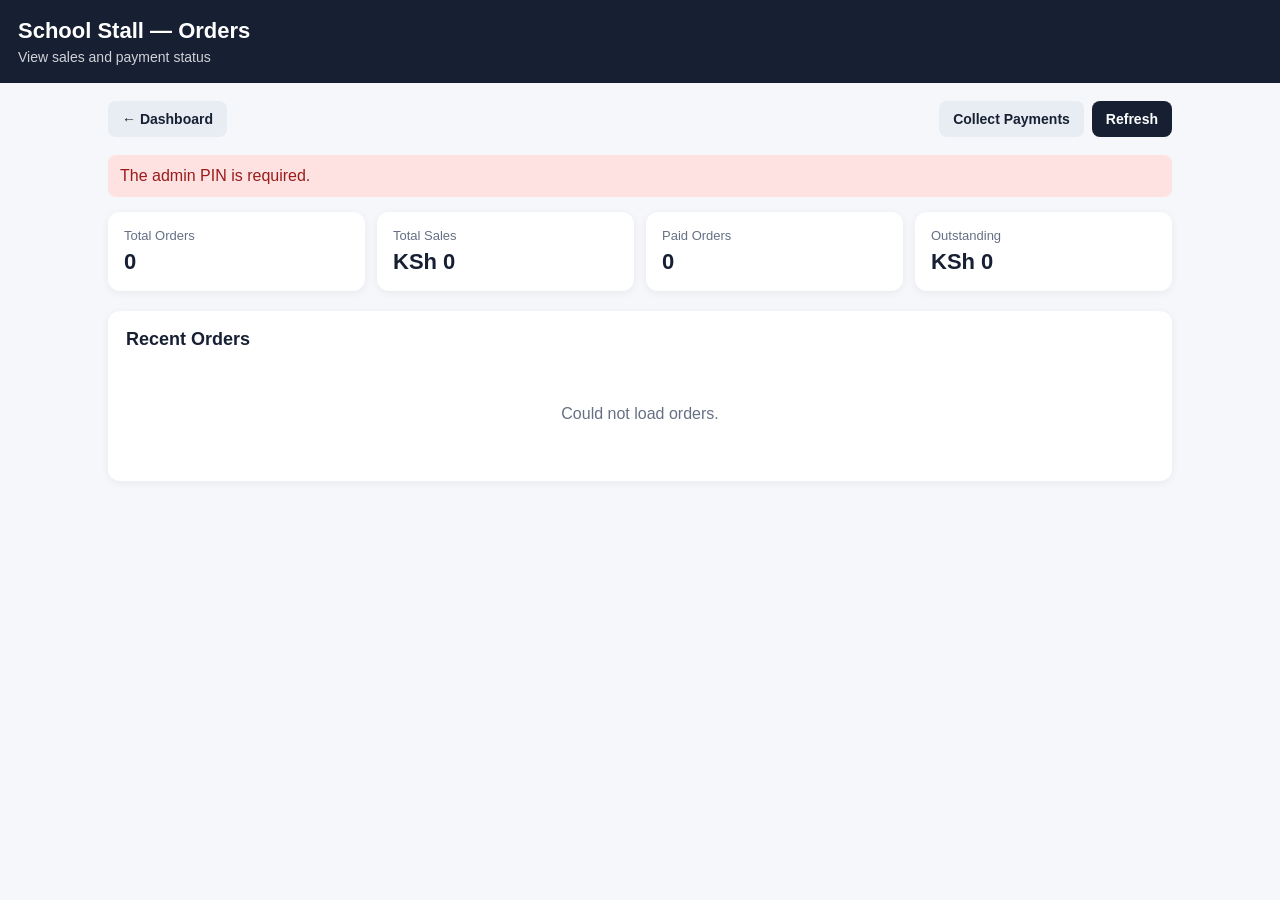
<file: frontend/admin/orders.html>
<!DOCTYPE html>
<html lang="en">
<head>
  <meta charset="UTF-8">
  <meta name="viewport" content="width=device-width, initial-scale=1.0">

  <title>Orders | School Stall</title>

  <style>
    * { box-sizing: border-box; }

    body { margin: 0; font-family: Arial, sans-serif; background: #f5f7fa; color: #172033; }

    header { background: #172033; color: white; padding: 18px; }
    header h1 { margin: 0; font-size: 22px; }
    header p { margin: 5px 0 0; opacity: 0.8; font-size: 14px; }

    .container { max-width: 1100px; margin: auto; padding: 18px; }

    .topbar {
      display: flex; justify-content: space-between; align-items: center;
      gap: 12px; margin-bottom: 18px; flex-wrap: wrap;
    }

    .topbar-actions { display: flex; gap: 8px; flex-wrap: wrap; }

    .back-btn, .refresh-btn, .link-btn {
      border: none; border-radius: 8px; padding: 10px 14px; cursor: pointer;
      font-weight: bold; font-size: 14px; text-decoration: none; display: inline-block;
    }

    .back-btn, .link-btn { background: #e8edf3; color: #172033; }
    .refresh-btn { background: #172033; color: white; }

    .stats { display: grid; grid-template-columns: repeat(4, 1fr); gap: 12px; margin-bottom: 20px; }

    .stat { background: white; padding: 16px; border-radius: 12px; box-shadow: 0 2px 8px rgba(0,0,0,0.06); }
    .stat-label { font-size: 13px; color: #667085; margin-bottom: 6px; }
    .stat-value { font-size: 22px; font-weight: bold; overflow-wrap: anywhere; }

    .card { background: white; border-radius: 12px; padding: 18px; box-shadow: 0 2px 8px rgba(0,0,0,0.06); margin-bottom: 20px; }
    .card h2 { margin-top: 0; font-size: 18px; }

    .status { display: inline-block; padding: 5px 9px; border-radius: 20px; font-size: 12px; font-weight: bold; }
    .paid { background: #dcfce7; color: #166534; }
    .pending { background: #fef3c7; color: #92400e; }
    .partial { background: #ffedd5; color: #9a3412; }
    .unpaid { background: #fee2e2; color: #991b1b; }
    .completed { background: #dbeafe; color: #1d4ed8; }

    .order { border: 1px solid #e5e7eb; border-radius: 10px; margin-bottom: 12px; overflow: hidden; }

    .order-header { background: #f8fafc; padding: 14px; display: flex; justify-content: space-between; gap: 12px; flex-wrap: wrap; }
    .order-id { font-weight: bold; overflow-wrap: anywhere; }
    .order-date { color: #667085; font-size: 13px; }

    .order-body { padding: 14px; }

    .order-info { display: grid; grid-template-columns: repeat(4, 1fr); gap: 12px; margin-bottom: 15px; }
    .info-label { display: block; font-size: 12px; color: #667085; margin-bottom: 3px; }
    .info-value { font-weight: 600; overflow-wrap: anywhere; }

    .items { border-top: 1px solid #eee; padding-top: 12px; }
    .item { display: flex; justify-content: space-between; gap: 10px; padding: 8px 0; border-bottom: 1px solid #f0f0f0; font-size: 14px; }
    .item:last-child { border-bottom: none; }

    .order-total { display: flex; justify-content: space-between; margin-top: 12px; padding-top: 12px; border-top: 2px solid #172033; font-size: 18px; font-weight: bold; }

    .order-balance { display: flex; justify-content: space-between; margin-top: 8px; font-size: 14px; color: #475467; }
    .order-balance strong.owed { color: #b42318; }

    .payments { margin-top: 12px; font-size: 13px; color: #475467; }
    .payments summary { cursor: pointer; font-weight: bold; }
    .payments li { margin: 4px 0; }

    .empty { text-align: center; padding: 40px 20px; color: #667085; }

    .error { background: #fee2e2; color: #991b1b; padding: 12px; border-radius: 8px; margin-bottom: 15px; display: none; }

    @media (max-width: 800px) {
      .stats { grid-template-columns: repeat(2, 1fr); }
      .order-info { grid-template-columns: repeat(2, 1fr); }
      .order-header { flex-direction: column; }
    }

    @media (max-width: 420px) {
      .container { padding: 12px; }
      .stats, .order-info { grid-template-columns: 1fr; }
    }
  </style>
</head>

<body>

<header>
  <h1>School Stall — Orders</h1>
  <p>View sales and payment status</p>
</header>

<div class="container">

  <div class="topbar">
    <a class="back-btn" href="../../index.html">← Dashboard</a>

    <div class="topbar-actions">
      <a class="link-btn" href="payments.html">Collect Payments</a>
      <button class="refresh-btn" id="refresh-btn" type="button">Refresh</button>
    </div>
  </div>

  <div id="errorBox" class="error"></div>

  <div class="stats">
    <div class="stat"><div class="stat-label">Total Orders</div><div class="stat-value" id="totalOrders">0</div></div>
    <div class="stat"><div class="stat-label">Total Sales</div><div class="stat-value" id="totalSales">KSh 0</div></div>
    <div class="stat"><div class="stat-label">Paid Orders</div><div class="stat-value" id="paidOrders">0</div></div>
    <div class="stat"><div class="stat-label">Outstanding</div><div class="stat-value" id="outstanding">KSh 0</div></div>
  </div>

  <div class="card">
    <h2>Recent Orders</h2>
    <div id="ordersList"><div class="empty">Loading orders...</div></div>
  </div>

</div>

<script src="../admin-auth.js"></script>
<script>
"use strict";

const api = StallAdmin.api;

async function loadOrders() {
  const ordersList = document.getElementById("ordersList");
  const errorBox = document.getElementById("errorBox");

  errorBox.style.display = "none";
  ordersList.innerHTML = '<div class="empty">Loading orders...</div>';

  try {
    const data = await api("/api/orders");
    const orders = data.orders || [];

    renderStats(orders);
    renderOrders(orders);
  } catch (error) {
    console.error(error);

    errorBox.textContent = error.message || "Unable to load orders.";
    errorBox.style.display = "block";

    ordersList.innerHTML = '<div class="empty">Could not load orders.</div>';
  }
}

function renderStats(orders) {
  const totalSales = orders.reduce((sum, order) => sum + Number(order.total || 0), 0);
  const outstanding = orders.reduce((sum, order) => sum + Number(order.balance || 0), 0);
  const paidOrders = orders.filter(order => order.paymentStatus === "PAID").length;

  document.getElementById("totalOrders").textContent = orders.length;
  document.getElementById("totalSales").textContent = formatCurrency(totalSales);
  document.getElementById("paidOrders").textContent = paidOrders;
  document.getElementById("outstanding").textContent = formatCurrency(outstanding);
}

function renderOrders(orders) {
  const container = document.getElementById("ordersList");

  if (!orders.length) {
    container.innerHTML = '<div class="empty">No orders have been recorded yet.</div>';
    return;
  }

  container.innerHTML = orders.map(order => {
    const items = Array.isArray(order.items) ? order.items : [];
    const payments = Array.isArray(order.payments) ? order.payments : [];
    const balance = Number(order.balance || 0);

    const customer = [order.customerName || "Walk-in", order.customerClass]
      .filter(Boolean).join(" · ");

    const fulfilment = order.fulfilment === "classroom" ? "Classroom delivery"
      : order.fulfilment === "collection" ? "Collect at stall" : "";

    return `
      <div class="order">
        <div class="order-header">
          <div>
            <div class="order-id">${escapeHtml(order.id)}</div>
            <div class="order-date">${formatDate(order.createdAt)}</div>
          </div>

          <div>
            <span class="status completed">${escapeHtml(order.status || "completed")}</span>
            <span class="status ${getPaymentClass(order.paymentStatus)}">${escapeHtml(getPaymentLabel(order.paymentStatus))}</span>
          </div>
        </div>

        <div class="order-body">
          <div class="order-info">
            <div><span class="info-label">Seller</span><span class="info-value">${escapeHtml(order.sellerName || "-")}</span></div>
            <div><span class="info-label">Customer</span><span class="info-value">${escapeHtml(customer)}</span></div>
            <div><span class="info-label">Payment</span><span class="info-value">${escapeHtml(order.paymentMethod || "-")}</span></div>
            <div><span class="info-label">Phone</span><span class="info-value">${escapeHtml(order.customerPhone || "-")}</span></div>
            ${fulfilment ? `<div><span class="info-label">Delivery</span><span class="info-value">${fulfilment}</span></div>` : ""}
          </div>

          <div class="items">
            ${items.map(item => `
              <div class="item">
                <div>
                  <strong>${escapeHtml(item.productName || item.name || item.productId)}</strong>
                  <div>${Number(item.quantity || 0)} × ${formatCurrency(item.unitPrice ?? item.sellingPrice ?? 0)}</div>
                </div>
                <div>${formatCurrency(item.lineTotal || 0)}</div>
              </div>
            `).join("")}
          </div>

          <div class="order-total"><span>Total</span><span>${formatCurrency(order.total || 0)}</span></div>

          <div class="order-balance">
            <span>Paid: <strong>${formatCurrency(order.amountPaid || 0)}</strong></span>
            <span>Balance: <strong class="${balance > 0 ? "owed" : ""}">${formatCurrency(balance)}</strong></span>
          </div>

          ${payments.length ? `
            <details class="payments">
              <summary>${payments.length} payment${payments.length === 1 ? "" : "s"} recorded</summary>
              <ul>
                ${payments.map(payment => `
                  <li>
                    ${formatCurrency(payment.amount)} by ${escapeHtml(payment.method)}
                    ${payment.reference ? `(ref ${escapeHtml(payment.reference)})` : ""}
                    — ${escapeHtml(payment.recordedBy || "")}, ${formatDate(payment.createdAt)}
                  </li>
                `).join("")}
              </ul>
            </details>` : ""}
        </div>
      </div>`;
  }).join("");
}

function getPaymentClass(status) {
  if (status === "PAID") return "paid";
  if (status === "PARTIALLY_PAID") return "partial";
  if (status === "UNPAID") return "unpaid";
  return "pending";
}

function getPaymentLabel(status) {
  if (status === "PAID") return "Paid";
  if (status === "PARTIALLY_PAID") return "Partially Paid";
  if (status === "PENDING") return "Payment Pending";
  if (status === "UNPAID") return "Unpaid";
  return status || "Unknown";
}

function formatCurrency(amount) {
  return "KSh " + Number(amount || 0).toLocaleString("en-KE", {
    minimumFractionDigits: 0,
    maximumFractionDigits: 2
  });
}

function formatDate(date) {
  if (!date) return "-";

  const parsed = new Date(date);
  if (isNaN(parsed.getTime())) return escapeHtml(date);

  return parsed.toLocaleString("en-KE", { dateStyle: "medium", timeStyle: "short" });
}

function escapeHtml(value) {
  return String(value ?? "")
    .replace(/&/g, "&amp;")
    .replace(/</g, "&lt;")
    .replace(/>/g, "&gt;")
    .replace(/"/g, "&quot;")
    .replace(/'/g, "&#039;");
}

document.getElementById("refresh-btn").addEventListener("click", loadOrders);

loadOrders();
</script>

</body>
</html>
</file>
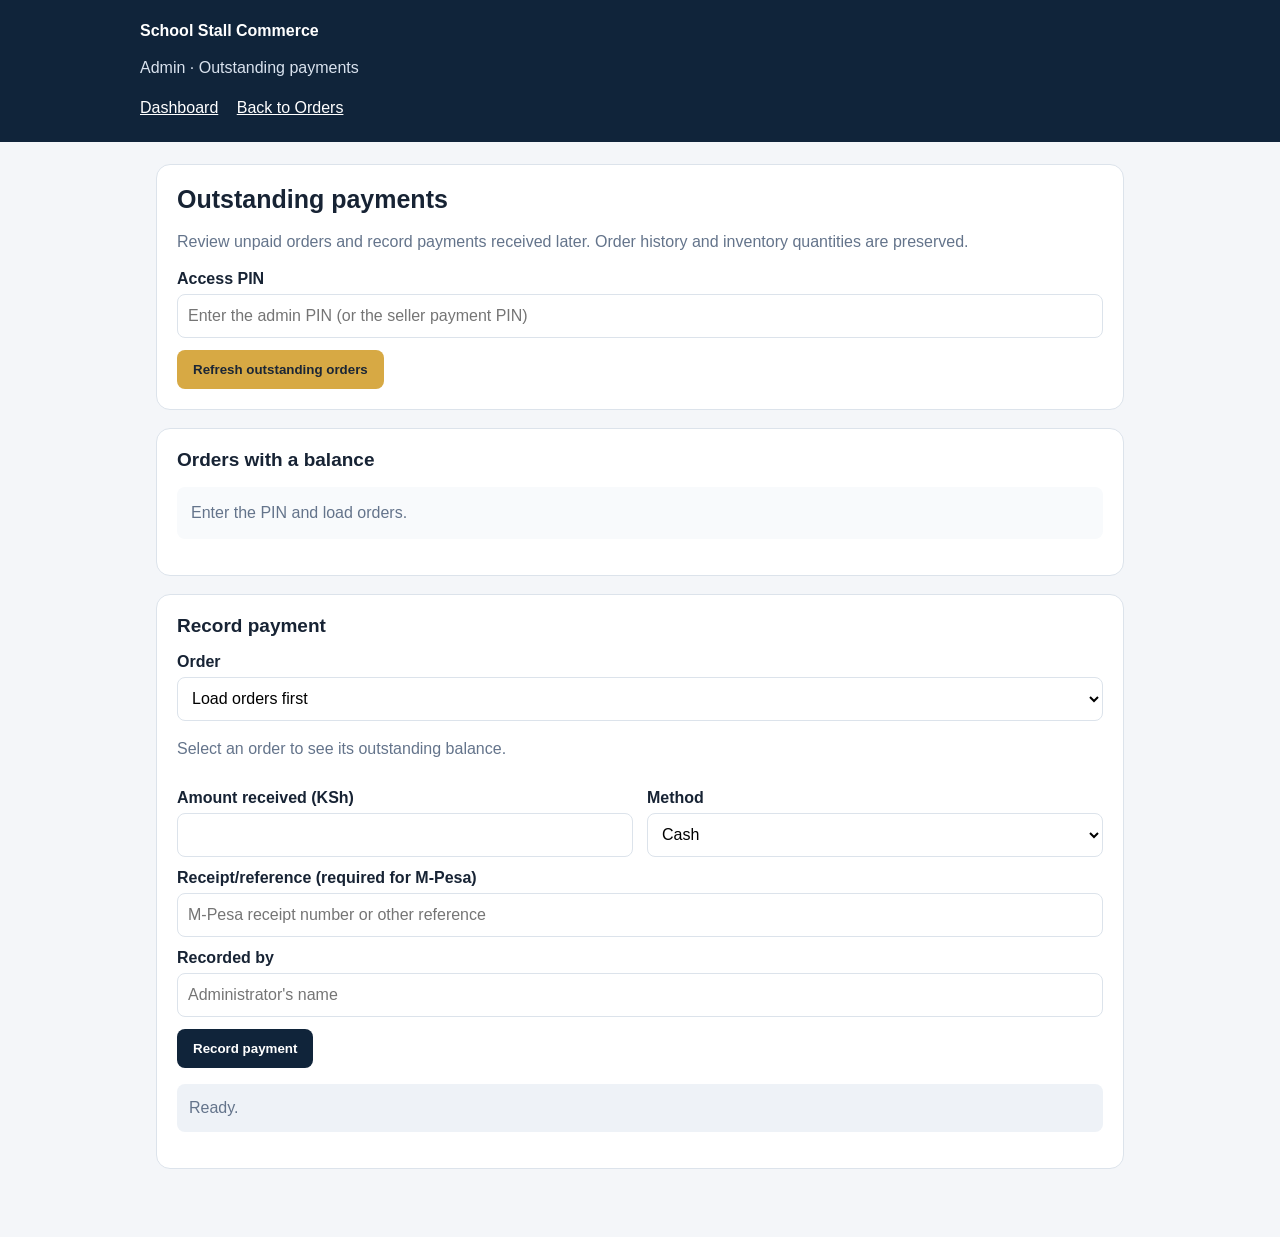
<file: frontend/admin/payments.html>
<!DOCTYPE html>
<html lang="en">
<head>
  <meta charset="UTF-8">
  <meta name="viewport" content="width=device-width, initial-scale=1">
  <title>Admin Payment Collection | School Stall</title>
  <style>
    :root {
      --navy: #10243a;
      --gold: #d7a944;
      --paper: #f4f6f9;
      --border: #dce3eb;
      --muted: #64748b;
    }
    * { box-sizing: border-box; }
    body { margin: 0; background: var(--paper); color: #172334; font-family: Arial, sans-serif; }
    header { background: var(--navy); color: white; padding: 22px max(18px, calc((100% - 1000px)/2)); }
    header a { color: white; margin-right: 14px; }
    main { max-width: 1000px; margin: auto; padding: 22px 16px 50px; }
    .panel { background: white; border: 1px solid var(--border); border-radius: 14px; padding: 20px; margin-bottom: 18px; }
    h1 { margin: 0 0 8px; font-size: 25px; }
    h2 { margin-top: 0; font-size: 19px; }
    p, small { color: var(--muted); line-height: 1.5; }
    label { display: block; font-weight: 700; margin: 12px 0 6px; }
    input, select { width: 100%; min-height: 44px; padding: 10px; border: 1px solid var(--border); border-radius: 8px; font: inherit; background: white; }
    button { border: 0; border-radius: 8px; padding: 12px 16px; background: var(--navy); color: white; font-weight: 700; cursor: pointer; margin-top: 12px; }
    button:disabled { opacity: .55; cursor: wait; }
    .gold { background: var(--gold); color: #1b2635; }
    .grid { display: grid; grid-template-columns: repeat(2, 1fr); gap: 14px; }
    .order-card { border: 1px solid var(--border); border-radius: 10px; padding: 15px; margin: 10px 0; display: grid; grid-template-columns: 1fr 1fr; gap: 10px; }
    .order-card p { margin: 6px 0; }
    .order-amounts { display: grid; gap: 5px; font-size: 13px; }
    .choose-order { grid-column: 1 / -1; margin-top: 0; }
    .message { padding: 12px; border-radius: 8px; background: #eef2f7; }
    .message.success { background: #e8f8ef; color: #166534; }
    .message.error { background: #fff0f0; color: #991b1b; }
    .empty { padding: 14px; background: #f8fafc; border-radius: 8px; }
    @media(max-width: 620px) { .grid, .order-card { grid-template-columns: 1fr; } .choose-order { grid-column: auto; } }
  </style>
</head>
<body>
  <header>
    <strong>School Stall Commerce</strong>
    <p style="color:#d9e2ee;margin-bottom:0">Admin · Outstanding payments</p>
    <p style="margin-bottom:0">
      <a href="../../index.html">Dashboard</a>
      <a href="./orders.html">Back to Orders</a>
    </p>
  </header>

  <main>
    <section class="panel">
      <h1>Outstanding payments</h1>
      <p>Review unpaid orders and record payments received later. Order history and inventory quantities are preserved.</p>
      <label for="paymentPin">Access PIN</label>
      <input id="paymentPin" type="password" autocomplete="current-password"
        placeholder="Enter the admin PIN (or the seller payment PIN)">
      <button type="button" id="refreshOrders" class="gold">Refresh outstanding orders</button>
    </section>

    <section class="panel">
      <h2>Orders with a balance</h2>
      <div id="outstandingOrders"><p class="empty">Enter the PIN and load orders.</p></div>
    </section>

    <section class="panel">
      <h2>Record payment</h2>
      <form id="paymentForm">
        <label for="orderId">Order</label>
        <select id="orderId" required>
          <option value="">Load orders first</option>
        </select>
        <p id="balanceHint">Select an order to see its outstanding balance.</p>

        <div class="grid">
          <div>
            <label for="paymentAmount">Amount received (KSh)</label>
            <input id="paymentAmount" type="number" min="0.01" step="0.01" required>
          </div>
          <div>
            <label for="paymentMethod">Method</label>
            <select id="paymentMethod" required>
              <option value="cash">Cash</option>
              <option value="mpesa">M-Pesa received</option>
            </select>
          </div>
        </div>

        <label for="paymentReference">Receipt/reference (required for M-Pesa)</label>
        <input id="paymentReference" maxlength="120" placeholder="M-Pesa receipt number or other reference">

        <label for="recordedBy">Recorded by</label>
        <input id="recordedBy" maxlength="100" required placeholder="Administrator's name">

        <button type="submit">Record payment</button>
      </form>

      <p id="statusMessage" class="message" role="status" aria-live="polite">Ready.</p>
    </section>
  </main>

  <!-- Relative path from frontend/admin/ to frontend/ -->
  <script src="../payment-collection.js"></script>
</body>
</html>
</file>
<file: frontend/css/style.css>
@import url('https://fonts.googleapis.com/css2?family=Inter:wght@400;500;600;700;800&display=swap');

/* ==================================================
   BIZFIESTA SHOP
================================================== */

:root{
  --primary:#06c167;
  --primary-dark:#05a85a;
  --text:#171717;
  --muted:#666666;
  --bg:#fafafa;
  --card:#ffffff;
  --border:#e7e7e7;
  --success:#067647;
  --danger:#b42318;

  --radius:18px;
  --shadow:0 6px 20px rgba(0,0,0,.06);
}

*{
  box-sizing:border-box;
}

html{
  scroll-behavior:smooth;
}

body{
  margin:0;
  font-family:'Inter',sans-serif;
  color:var(--text);
  background:var(--bg);
  line-height:1.5;
  -webkit-font-smoothing:antialiased;
}

button,
input,
select,
textarea{
  font:inherit;
}

img{
  max-width:100%;
  display:block;
}

/* ==================================================
   HEADER
================================================== */

.topbar{
  position:sticky;
  top:0;
  z-index:100;
  background:#fff;
  border-bottom:1px solid var(--border);
}

.topinner{
  max-width:1280px;
  margin:auto;
  padding:14px 20px;

  display:flex;
  align-items:center;
}

.brand{
  display:flex;
  align-items:center;
  gap:12px;
}

.logo{
  width:46px;
  height:46px;
  border-radius:50%;
  background:var(--primary);

  display:grid;
  place-items:center;

  font-size:24px;
  font-weight:700;
}

.brand-title{
  font-size:20px;
  font-weight:800;
}

.brand-subtitle{
  color:var(--muted);
  font-size:12px;
}

/* ==================================================
   PAGE
================================================== */

.container{
  max-width:1280px;
  margin:auto;
  padding:24px;
}

/* ==================================================
   HERO
================================================== */

.hero{
  position:relative;
  overflow:hidden;

  padding:48px;
  margin-bottom:30px;

  border-radius:24px;

  color:white;

  background:
  radial-gradient(circle at top right,
  rgba(255,255,255,.15),
  transparent 25%),
  linear-gradient(
    135deg,
    #121212,
    #2f2f2f
  );
}

.hero::after{
  content:"🛍️";
  position:absolute;
  right:40px;
  top:50%;
  transform:translateY(-50%);
  font-size:120px;
  opacity:.25;
}

.hero h1{
  margin:0 0 12px;
  max-width:620px;

  font-size:clamp(32px,5vw,56px);
  line-height:1.05;
  font-weight:800;
}

.hero p{
  margin:0;
  max-width:520px;
  color:#eeeeee;
}

/* ==================================================
   NOTICES
================================================== */

.notice{
  display:none;

  padding:16px;
  margin-bottom:20px;

  border-radius:12px;
}

.notice.show{
  display:block;
}

.notice.success{
  background:#ecfdf3;
  color:#166534;
}

.notice.error{
  background:#fef2f2;
  color:#991b1b;
}

.notice.info{
  background:#f2f4f7;
  color:#344054;
}

/* ==================================================
   TOOLBAR
================================================== */

.toolbar{
  display:flex;
  justify-content:space-between;
  align-items:center;
  gap:20px;

  margin-bottom:20px;
}

.toolbar h2{
  margin:0;
  font-size:30px;
}

.search{
  width:min(400px,100%);
  padding:13px 16px;

  border:1px solid var(--border);
  border-radius:999px;

  background:white;
}

.search:focus{
  outline:none;
  border-color:#111;
}

/* ==================================================
   SHOP LAYOUT
================================================== */

.layout{
  display:grid;
  grid-template-columns:minmax(0,1fr) 360px;
  gap:28px;
  align-items:start;
}

/* ==================================================
   PRODUCTS
================================================== */

.products{
  display:grid;
  grid-template-columns:repeat(3,minmax(0,1fr));
  gap:18px;
}

.product{
  overflow:hidden;

  background:var(--card);

  border:1px solid var(--border);
  border-radius:20px;

  transition:.2s ease;
}

.product:hover{
  transform:translateY(-3px);
  box-shadow:var(--shadow);
}

.product-art{
  height:180px;

  display:grid;
  place-items:center;

  background:#f6f6f6;
}

.product-art img{
  width:100%;
  height:100%;
  object-fit:contain;
  padding:14px;
}

.product-body{
  padding:16px;
}

.product h3{
  margin:0 0 8px;
  font-size:17px;
}

.desc{
  margin-bottom:15px;
  color:var(--muted);
  font-size:13px;
}

.product-bottom{
  display:flex;
  justify-content:space-between;
  align-items:center;
  gap:12px;
}

.price{
  font-weight:800;
  font-size:18px;
}

.stock{
  margin-top:12px;
  font-size:12px;
  color:var(--muted);
}

/* ==================================================
   BUTTONS
================================================== */

.btn{
  border:none;
  border-radius:999px;

  padding:12px 18px;

  background:var(--primary);
  color:white;

  cursor:pointer;
  font-weight:700;

  transition:.2s ease;
}

.btn:hover:not(:disabled){
  background:var(--primary-dark);
  transform:translateY(-1px);
}

.btn:disabled{
  opacity:.5;
  cursor:not-allowed;
}

.btn-light{
  background:#efefef;
  color:#111;
}

.btn-light:hover:not(:disabled){
  background:#e3e3e3;
}

.block{
  width:100%;
}

/* ==================================================
   CART
================================================== */

.panel{
  position:sticky;
  top:86px;

  background:white;
  border:1px solid var(--border);
  border-radius:20px;

  padding:22px;

  box-shadow:var(--shadow);
}

.panel h2{
  margin:0 0 20px;
}

.empty-cart{
  text-align:center;
  color:var(--muted);
  padding:25px 10px;
}

.cart-list{
  display:grid;
  gap:16px;
}

.cart-item{
  display:grid;
  grid-template-columns:minmax(0,1fr) auto;
  gap:12px;

  padding-bottom:15px;
  border-bottom:1px solid var(--border);
}

.cart-name{
  font-weight:700;
}

.cart-sub{
  font-size:12px;
  color:var(--muted);
}

.cart-item > strong{
  white-space:nowrap;
}

.qty{
  display:flex;
  align-items:center;
  gap:10px;
  margin-top:10px;
}

.qty button{
  width:30px;
  height:30px;

  border:1px solid var(--border);
  border-radius:50%;

  background:#f5f5f5;
}

.remove{
  border:none;
  background:none;

  color:#a12a24;

  padding:0;
  margin-top:8px;

  cursor:pointer;
}

.total{
  display:flex;
  justify-content:space-between;
  align-items:center;

  margin-top:18px;
  padding-top:18px;

  border-top:1px solid var(--border);

  font-weight:800;
}

/* ==================================================
   FORMS
================================================== */

.fields{
  display:grid;
  gap:16px;
}

.field-wrap{
  display:grid;
  gap:6px;
}

.field-wrap label{
  font-size:13px;
  font-weight:600;
}

.field{
  width:100%;

  padding:12px;

  border:1px solid var(--border);
  border-radius:10px;

  background:white;
}

.field:focus{
  outline:none;
  border-color:#111;
}

#payment-hint{
  padding:12px;
  border-radius:10px;
  background:#f5f5f5;
}

.fields > p{
  margin:0;
}

#place-order{
  min-height:50px;
  font-size:15px;
}

/* ==================================================
   EMPTY STATE
================================================== */

.empty-state{
  grid-column:1/-1;

  padding:40px 20px;

  text-align:center;

  border:2px dashed var(--border);
  border-radius:16px;

  background:white;
}

/* ==================================================
   FOOTER
================================================== */

footer{
  margin-top:40px;

  padding:24px;

  border-top:1px solid var(--border);

  color:var(--muted);
  text-align:center;

  font-size:13px;
}

/* ==================================================
   TABLET
================================================== */

@media (max-width:1024px){

  .products{
    grid-template-columns:repeat(2,minmax(0,1fr));
  }

  .layout{
    grid-template-columns:minmax(0,1fr) 320px;
  }
}

/* ==================================================
   MOBILE
================================================== */

@media (max-width:820px){

  .layout{
    grid-template-columns:1fr;
  }

  .panel{
    position:static;
  }

  .toolbar{
    flex-direction:column;
    align-items:stretch;
  }

  .search{
    width:100%;
  }

  .hero{
    padding:30px;
  }

  .hero::after{
    font-size:80px;
  }
}

/* ==================================================
   SMALL MOBILE
================================================== */

@media (max-width:480px){

  .container{
    padding:15px;
  }

  .hero{
    padding:22px;
  }

  .hero h1{
    font-size:30px;
  }

  .products{
    grid-template-columns:repeat(2,minmax(0,1fr));
    gap:12px;
  }

  .product-art{
    height:115px;
  }

  .product-body{
    padding:12px;
  }

  .product h3{
    font-size:14px;
  }

  .price{
    font-size:15px;
  }

  .product-bottom{
    flex-direction:column;
    align-items:stretch;
  }

  .product-bottom .btn{
    width:100%;
  }
}

/* ==================================================
   ACCESSIBILITY
================================================== */

button:focus-visible,
input:focus-visible,
select:focus-visible{
  outline:3px solid rgba(6,193,103,.35);
  outline-offset:2px;
}

@media (prefers-reduced-motion:reduce){

  *{
    animation:none !important;
    transition:none !important;
</file>
